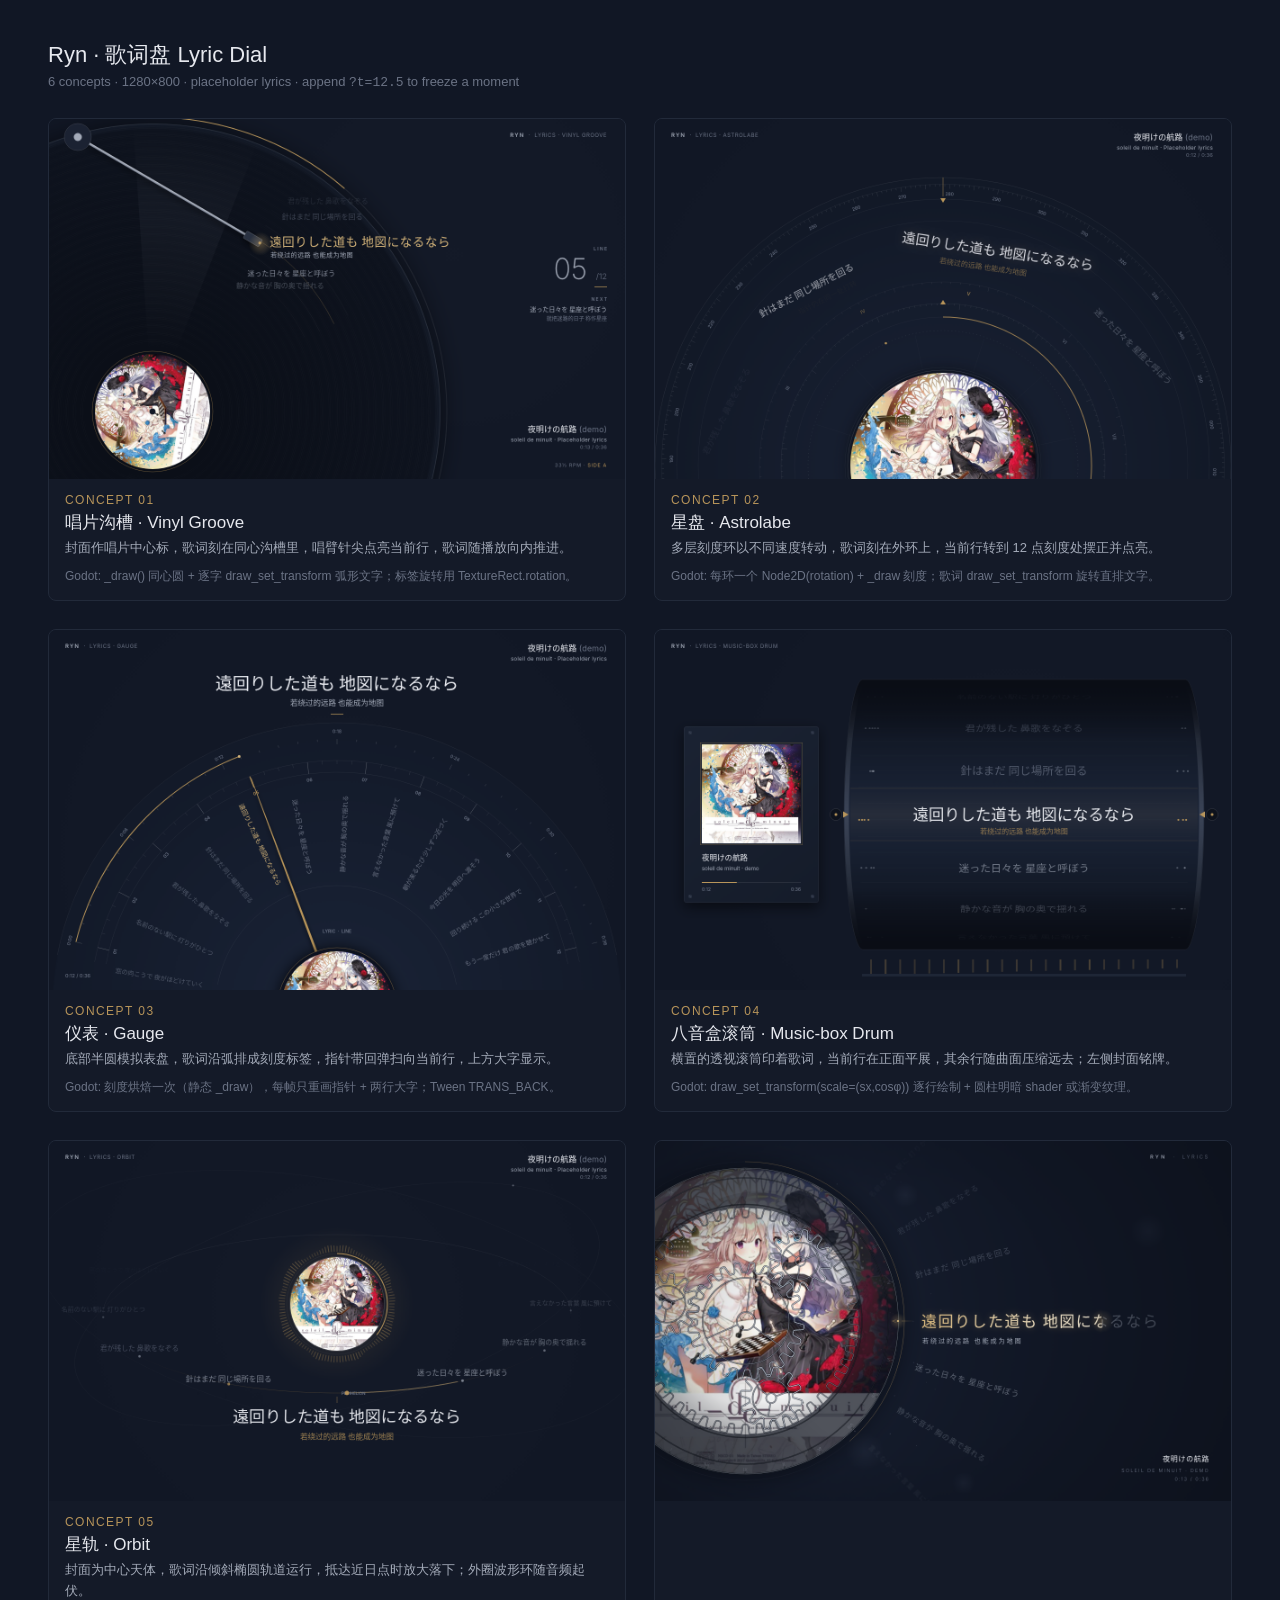
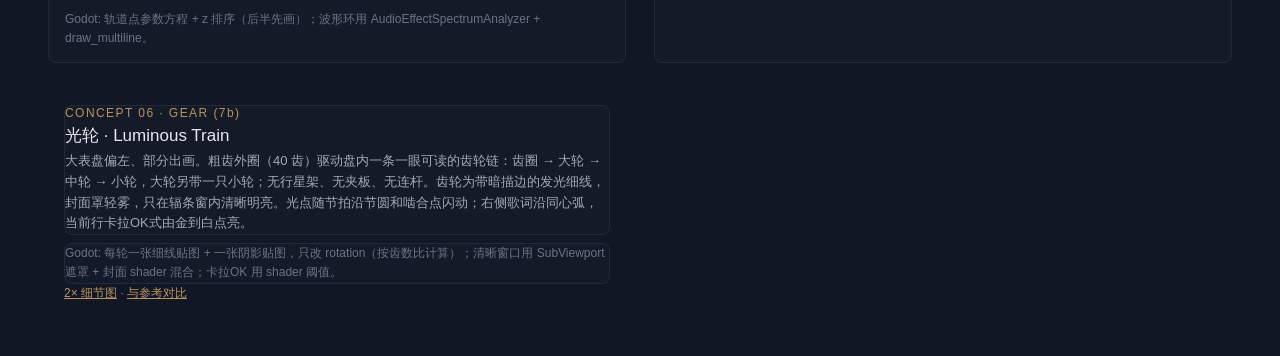
<file: ryn-lyric-dial/index.html>
<!doctype html><html lang="zh"><head><meta charset="utf-8"><title>Ryn · 歌词盘 Lyric Dial concepts</title>
<style>
body{margin:0;background:#111725;color:#e6e8ee;font-family:Inter,"Noto Sans CJK SC",sans-serif;padding:40px 48px}
h1{font-weight:500;font-size:22px;margin:0 0 4px}p.sub{color:#6b7385;font-size:13px;margin:0 0 28px}
.grid{display:grid;grid-template-columns:repeat(auto-fill,minmax(520px,1fr));gap:28px}
a.card{display:block;text-decoration:none;color:inherit;background:#141a28;border:1px solid #222a3a;border-radius:8px;overflow:hidden;transition:border-color .2s}
a.card:hover{border-color:#b8955a}
a.card img{display:block;width:100%;aspect-ratio:16/10;object-fit:cover}
.meta{padding:14px 16px}.meta .n{color:#b8955a;font-size:12px;letter-spacing:.12em}.meta .t{font-size:17px;margin:4px 0}.meta .d{color:#a3aab8;font-size:13px;line-height:1.6}
.meta .g{color:#6b7385;font-size:12px;margin-top:8px;line-height:1.6}
</style></head><body>
<h1>Ryn · 歌词盘 Lyric Dial</h1>
<p class="sub">6 concepts · 1280×800 · placeholder lyrics · append <code>?t=12.5</code> to freeze a moment</p>
<div class="grid">
<a class="card" href="concept-1/index.html"><img src="shots/1.png"><div class="meta"><div class="n">CONCEPT 01</div><div class="t">唱片沟槽 · Vinyl Groove</div><div class="d">封面作唱片中心标，歌词刻在同心沟槽里，唱臂针尖点亮当前行，歌词随播放向内推进。</div><div class="g">Godot: _draw() 同心圆 + 逐字 draw_set_transform 弧形文字；标签旋转用 TextureRect.rotation。</div></div></a>
<a class="card" href="concept-2/index.html"><img src="shots/2.png"><div class="meta"><div class="n">CONCEPT 02</div><div class="t">星盘 · Astrolabe</div><div class="d">多层刻度环以不同速度转动，歌词刻在外环上，当前行转到 12 点刻度处摆正并点亮。</div><div class="g">Godot: 每环一个 Node2D(rotation) + _draw 刻度；歌词 draw_set_transform 旋转直排文字。</div></div></a>
<a class="card" href="concept-3/index.html"><img src="shots/3.png"><div class="meta"><div class="n">CONCEPT 03</div><div class="t">仪表 · Gauge</div><div class="d">底部半圆模拟表盘，歌词沿弧排成刻度标签，指针带回弹扫向当前行，上方大字显示。</div><div class="g">Godot: 刻度烘焙一次（静态 _draw），每帧只重画指针 + 两行大字；Tween TRANS_BACK。</div></div></a>
<a class="card" href="concept-4/index.html"><img src="shots/4.png"><div class="meta"><div class="n">CONCEPT 04</div><div class="t">八音盒滚筒 · Music-box Drum</div><div class="d">横置的透视滚筒印着歌词，当前行在正面平展，其余行随曲面压缩远去；左侧封面铭牌。</div><div class="g">Godot: draw_set_transform(scale=(sx,cosφ)) 逐行绘制 + 圆柱明暗 shader 或渐变纹理。</div></div></a>
<a class="card" href="concept-5/index.html"><img src="shots/5.png"><div class="meta"><div class="n">CONCEPT 05</div><div class="t">星轨 · Orbit</div><div class="d">封面为中心天体，歌词沿倾斜椭圆轨道运行，抵达近日点时放大落下；外圈波形环随音频起伏。</div><div class="g">Godot: 轨道点参数方程 + z 排序（后半先画）；波形环用 AudioEffectSpectrumAnalyzer + draw_multiline。</div></div></a>
<a class="card" href="concept-7b/index.html"><img src="shots/7b.png"><div class="meta"><div class="n">CONCEPT 06 · GEAR (7b)</div><div class="t">光轮 · Luminous Train</div><div class="d">大表盘偏左、部分出画。粗齿外圈（40 齿）驱动盘内一条一眼可读的齿轮链：齿圈 → 大轮 → 中轮 → 小轮，大轮另带一只小轮；无行星架、无夹板、无连杆。齿轮为带暗描边的发光细线，封面罩轻雾，只在辐条窗内清晰明亮。光点随节拍沿节圆和啮合点闪动；右侧歌词沿同心弧，当前行卡拉OK式由金到白点亮。</div><div class="g">Godot: 每轮一张细线贴图 + 一张阴影贴图，只改 rotation（按齿数比计算）；清晰窗口用 SubViewport 遮罩 + 封面 shader 混合；卡拉OK 用 shader 阈值。<a href="shots/7b-detail.png" style="color:#b8955a">2× 细节图</a> · <a href="shots/7b-vs-ref.png" style="color:#b8955a">与参考对比</a></div></div></a>
</div></body></html>
</file>
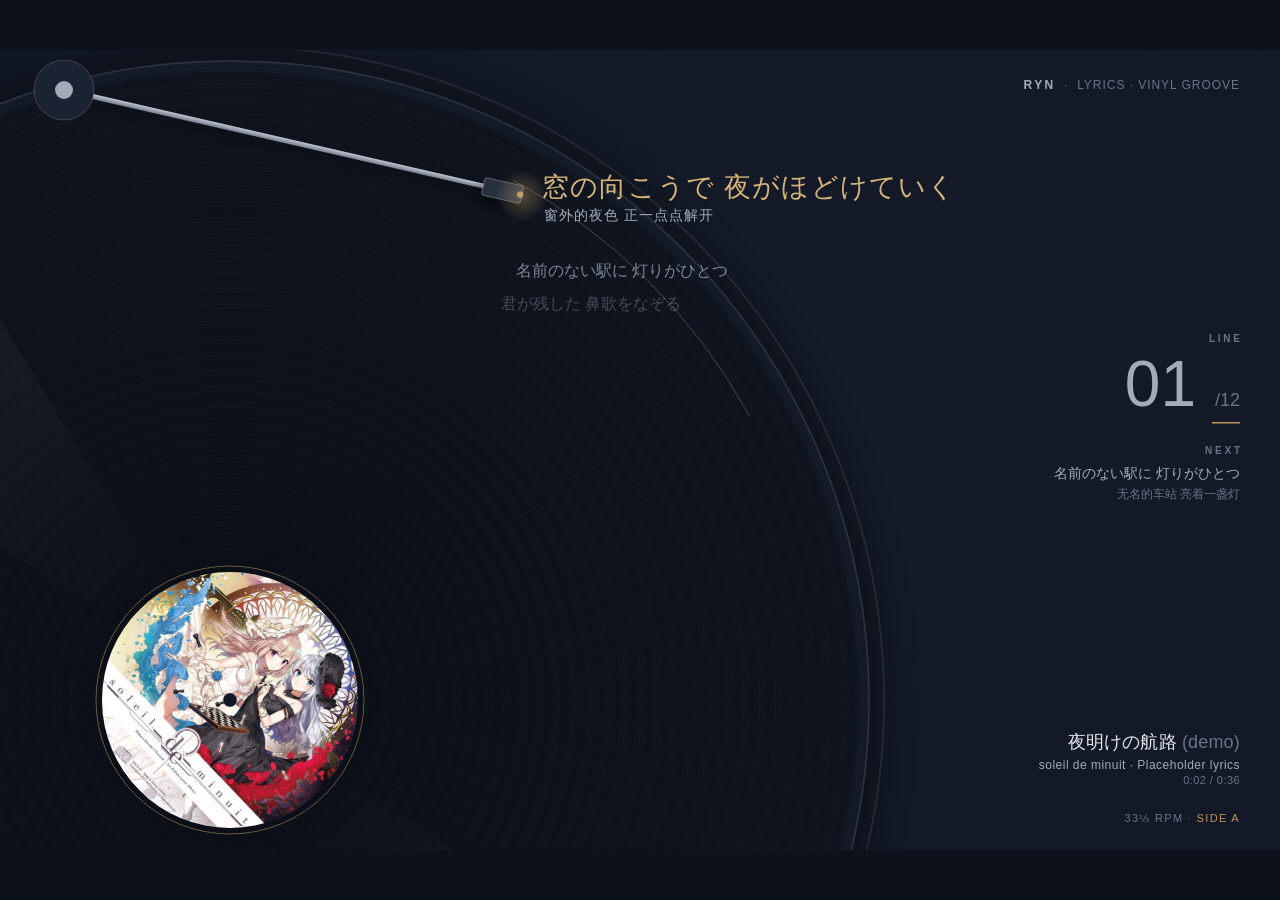
<file: ryn-lyric-dial/concept-1/index.html>
<!doctype html><html lang="ja"><head><meta charset="utf-8"><title>Ryn · 唱片沟槽 Vinyl Groove</title>
<link rel="stylesheet" href="../assets/common.css"></head><body>
<div id="stage">
  <div class="hud" style="left:auto;right:40px;text-align:right"><b>RYN</b> &nbsp;·&nbsp; Lyrics · Vinyl Groove</div>
  <div class="track" style="right:40px;bottom:64px;text-align:right">
    <div class="t">夜明けの航路 <span style="color:#6b7385;font-weight:400">(demo)</span></div>
    <div class="a">soleil de minuit · Placeholder lyrics</div>
    <div class="m" id="time"></div>
  </div>
  <div class="foot" style="left:auto;right:40px">33⅓ RPM · <span>Side A</span></div>
</div>
<script src="../assets/common.js"></script>
<script>
const CX = 230, CY = 650, R = 640, LABEL = 128;
const PIV = {x: 64, y: 40}, ARM = 470;             // tonearm pivot + length (fixed)
const R_OUT = 610, R_IN = 178, RETURN = 1.0;       // lead-in groove → run-out groove near the label
const rAt = tt => lerp(R_OUT, R_IN, clamp(tt / SONG_DUR));          // needle radius at song time tt
const grooveR = i => rAt((i + .5) * LINE_DUR);                       // line i's groove = needle radius mid-line
const easeInOutSine = x => -(Math.cos(Math.PI * x) - 1) / 2;
function tipAt(r) {   // where the arm's arc (around PIV, radius ARM) crosses groove radius r (right-hand solution)
  const dx = CX - PIV.x, dy = CY - PIV.y, d = Math.hypot(dx, dy), a = (ARM * ARM - r * r + d * d) / (2 * d), h = Math.sqrt(Math.max(0, ARM * ARM - a * a));
  return {x: PIV.x + a * dx / d + h * dy / d, y: PIV.y + a * dy / d - h * dx / d};
}
boot(({ctx, cover}, t, s) => {
  bgFill(ctx, 900, 300, 1100);
  const rot = t * 0.35;               // slow visual spin

  // record body
  ctx.save();
  ctx.shadowColor = 'rgba(0,0,0,.55)'; ctx.shadowBlur = 60;
  ctx.beginPath(); ctx.arc(CX, CY, R, 0, Math.PI * 2);
  const g = ctx.createRadialGradient(CX, CY, LABEL, CX, CY, R);
  g.addColorStop(0, '#0b0f18'); g.addColorStop(.97, '#0e131e'); g.addColorStop(1, '#161d2b');
  ctx.fillStyle = g; ctx.fill(); ctx.restore();
  // fine grooves
  ctx.lineWidth = 1;
  for (let r = LABEL + 18; r < R - 6; r += 3.2) {
    ctx.strokeStyle = `rgba(255,255,255,${0.018 + 0.012 * Math.sin(r * .37)})`;
    ctx.beginPath(); ctx.arc(CX, CY, r, 0, Math.PI * 2); ctx.stroke();
  }
  // rotating sheen (two opposite soft wedges)
  for (const off of [0, Math.PI]) {
    ctx.save(); ctx.beginPath(); ctx.moveTo(CX, CY);
    ctx.arc(CX, CY, R - 4, rot + off - .22, rot + off + .22); ctx.closePath(); ctx.clip();
    const sg = ctx.createRadialGradient(CX, CY, LABEL, CX, CY, R);
    sg.addColorStop(0, 'rgba(255,255,255,0)'); sg.addColorStop(.6, 'rgba(200,210,235,.045)'); sg.addColorStop(1, 'rgba(255,255,255,0)');
    ctx.fillStyle = sg; ctx.fillRect(CX - R, CY - R, R * 2, R * 2); ctx.restore();
  }
  // rim
  ctx.strokeStyle = 'rgba(255,255,255,.10)'; ctx.lineWidth = 1.5;
  ctx.beginPath(); ctx.arc(CX, CY, R - 1, 0, Math.PI * 2); ctx.stroke();

  // label = cover
  drawCover(ctx, cover, CX, CY, LABEL, rot);
  ctx.strokeStyle = 'rgba(184,149,90,.55)'; ctx.lineWidth = 1;
  ctx.beginPath(); ctx.arc(CX, CY, LABEL + 6, 0, Math.PI * 2); ctx.stroke();
  ctx.fillStyle = C.bg; ctx.beginPath(); ctx.arc(CX, CY, 7, 0, Math.PI * 2); ctx.fill();
  ctx.strokeStyle = 'rgba(255,255,255,.25)'; ctx.stroke();

  // ── needle tracks the song: outer groove at 0:00 → inner groove near the label at the end (continuous)
  const sT = s.song;
  let rN = rAt(sT);
  if (sT < RETURN) rN = lerp(R_IN, rAt(sT), easeInOutSine(sT / RETURN));   // arm glides back out when the song loops
  const tip = tipAt(rN);
  // continuous line position (no wrap inside the song): p ∈ [-1, N-1]
  const pLin = (s.idx === 0 && s.p > N - 1.5) ? s.p - N : s.p;

  // lyric lines: line i lives on groove r_i = needle radius at the middle of its time slot
  ctx.textBaseline = 'alphabetic'; ctx.textAlign = 'left';
  for (let i = 0; i < N; i++) {
    const d = i - pLin; if (d < -2.7 || d > 2.7) continue;
    const f = focus(d), e = f * f * (3 - 2 * f);
    const ri = grooveR(i);
    // the groove itself (true radius), short arc running on from the arm
    const ga = Math.atan2(tipAt(ri).y - CY, tipAt(ri).x - CX);
    ctx.lineWidth = 1; ctx.strokeStyle = f > 0.01 ? `rgba(184,149,90,${0.4 * f})` : `rgba(255,255,255,${0.05 * clamp(1 - (Math.abs(d) - 1.5) / 1.5)})`;
    ctx.beginPath(); ctx.arc(CX, CY, ri, ga - .02, ga + .55); ctx.stroke();
    // text sits on the arm's sweep at its groove; neighbours ease apart a little to give the current line air
    const push = d > 0 ? -50 * clamp(d) : 26 * clamp(-d);
    const P = tipAt(ri + push);
    const size = lerp(16, 27, e);
    const fade = clamp(1 - (Math.abs(d) - 1.4) / 1.2);
    ctx.font = `${f > .5 ? 500 : 400} ${size}px ${FONT_JA}`; ctx.letterSpacing = `${(e * 1.2).toFixed(2)}px`;
    const base = d > 0 ? C.sec : C.muted;
    ctx.fillStyle = f > 0.01 ? mixColor(base, C.goldHi, f) : base;
    ctx.globalAlpha = clamp(fade * (d < 0 ? .5 : .75) + f * .5);
    const tx = P.x + 18, ty = P.y + size * .36;
    ctx.fillText(LYRICS[i].ja, tx, ty);
    if (f > 0.02) { ctx.globalAlpha = f * f; ctx.letterSpacing = '1px'; ctx.font = `400 14px ${FONT_ZH}`; ctx.fillStyle = C.sec; ctx.fillText(LYRICS[i].zh, tx + 2, ty + 24); }
    ctx.globalAlpha = 1; ctx.letterSpacing = '0px';
  }

  // tonearm: fixed pivot, fixed length; its angle follows the needle radius
  const wob = Math.sin(t * 2.1) * 0.0025;
  const ang = Math.atan2(tip.y - PIV.y, tip.x - PIV.x) + wob, len = ARM;
  ctx.save(); ctx.translate(PIV.x, PIV.y); ctx.rotate(ang);
  ctx.shadowColor = 'rgba(0,0,0,.6)'; ctx.shadowBlur = 14; ctx.shadowOffsetY = 6;
  const ag = ctx.createLinearGradient(0, -3, 0, 3); ag.addColorStop(0, '#c9ced8'); ag.addColorStop(1, '#6b7385');
  ctx.fillStyle = ag; ctx.fillRect(0, -2.5, len - 34, 5);
  // headshell
  ctx.fillStyle = '#2a3242'; ctx.strokeStyle = 'rgba(255,255,255,.28)'; ctx.lineWidth = 1;
  ctx.beginPath(); ctx.roundRect(len - 40, -9, 40, 18, 3); ctx.fill(); ctx.stroke();
  ctx.shadowColor = 'transparent';
  ctx.fillStyle = C.gold; ctx.beginPath(); ctx.arc(len - 2, 0, 3.2, 0, Math.PI * 2); ctx.fill();
  ctx.restore();
  // pivot
  ctx.fillStyle = '#1b2232'; ctx.strokeStyle = 'rgba(255,255,255,.18)';
  ctx.beginPath(); ctx.arc(PIV.x, PIV.y, 30, 0, Math.PI * 2); ctx.fill(); ctx.stroke();
  ctx.fillStyle = '#a3aab8'; ctx.beginPath(); ctx.arc(PIV.x, PIV.y, 9, 0, Math.PI * 2); ctx.fill();
  // needle glow on groove
  const gl = ctx.createRadialGradient(tip.x, tip.y, 0, tip.x, tip.y, 26);
  gl.addColorStop(0, 'rgba(212,180,122,.35)'); gl.addColorStop(1, 'rgba(212,180,122,0)');
  ctx.fillStyle = gl; ctx.beginPath(); ctx.arc(tip.x, tip.y, 26, 0, Math.PI * 2); ctx.fill();

  // right column: line counter + next line
  ctx.textAlign = 'right'; ctx.textBaseline = 'alphabetic';
  ctx.font = `600 10px ${FONT_UI}`; ctx.fillStyle = C.muted; ctx.fillText('L I N E', 1240, 292);
  ctx.font = `200 64px ${FONT_UI}`; ctx.fillStyle = C.sec; ctx.fillText(String(s.idx + 1).padStart(2, '0'), 1196, 356);
  ctx.font = `300 18px ${FONT_UI}`; ctx.fillStyle = C.muted; ctx.fillText('/' + N, 1240, 356);
  ctx.fillStyle = C.gold; ctx.fillRect(1212, 372, 28, 1.5);
  ctx.font = `600 10px ${FONT_UI}`; ctx.fillStyle = C.muted; ctx.fillText('N E X T', 1240, 404);
  ctx.font = `400 14px ${FONT_JA}`; ctx.fillStyle = C.sec; ctx.fillText(LYRICS[(s.idx + 1) % N].ja, 1240, 428);
  ctx.font = `400 12px ${FONT_ZH}`; ctx.fillStyle = C.muted; ctx.fillText(LYRICS[(s.idx + 1) % N].zh, 1240, 448);
  ctx.textAlign = 'left';
  // progress: thin arc along record rim
  ctx.strokeStyle = 'rgba(255,255,255,.08)'; ctx.lineWidth = 2;
  ctx.beginPath(); ctx.arc(CX, CY, R + 14, -Math.PI / 2 - .05, .35); ctx.stroke();
  ctx.strokeStyle = C.gold;
  ctx.beginPath(); ctx.arc(CX, CY, R + 14, -Math.PI / 2 - .05, -Math.PI / 2 - .05 + (.4 + Math.PI / 2) * s.progress); ctx.stroke();
}, {trans: 1.1});
function mixColor(a, b, k) {
  const pa = parseInt(a.slice(1), 16), pb = parseInt(b.slice(1), 16);
  const ch = sh => Math.round(lerp(pa >> sh & 255, pb >> sh & 255, k));
  return `rgb(${ch(16)},${ch(8)},${ch(0)})`;
}
</script></body></html>
</file>
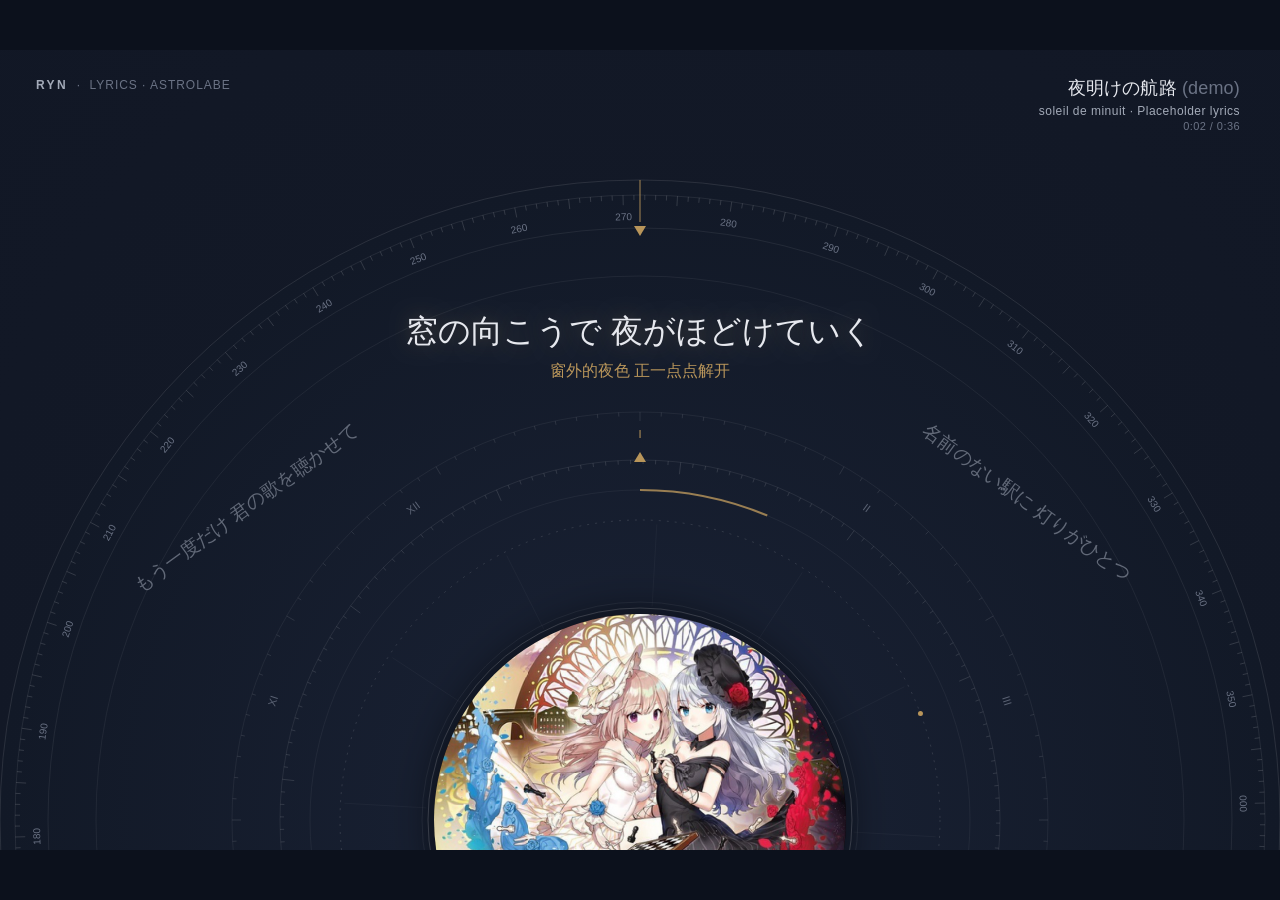
<file: ryn-lyric-dial/concept-2/index.html>
<!doctype html><html lang="ja"><head><meta charset="utf-8"><title>Ryn · 星盘 Astrolabe</title>
<link rel="stylesheet" href="../assets/common.css"></head><body>
<div id="stage">
  <div class="hud"><b>RYN</b> &nbsp;·&nbsp; Lyrics · Astrolabe</div>
  <div class="track" style="right:40px;top:26px;text-align:right">
    <div class="t">夜明けの航路 <span style="color:#6b7385;font-weight:400">(demo)</span></div>
    <div class="a">soleil de minuit · Placeholder lyrics</div>
    <div class="m" id="time"></div>
  </div>
</div>
<script src="../assets/common.js"></script>
<script>
const CX = 640, CY = 770, RL = 478, STEP = 36 * Math.PI / 180, TAU = Math.PI * 2;
const ROMAN = ['I','II','III','IV','V','VI','VII','VIII','IX','X','XI','XII'];
function ring(ctx, r, w = 1, a = .09) { ctx.lineWidth = w; ctx.strokeStyle = `rgba(255,255,255,${a})`; ctx.beginPath(); ctx.arc(CX, CY, r, 0, TAU); ctx.stroke(); }
function ticks(ctx, r, n, len, rot, a, majorEvery = 0, majorLen = 0, gold = false) {
  ctx.beginPath();
  for (let i = 0; i < n; i++) {
    const ang = rot + i / n * TAU, L = majorEvery && i % majorEvery === 0 ? majorLen : len;
    const c = Math.cos(ang), s = Math.sin(ang);
    ctx.moveTo(CX + c * r, CY + s * r); ctx.lineTo(CX + c * (r - L), CY + s * (r - L));
  }
  ctx.strokeStyle = gold ? `rgba(184,149,90,${a})` : `rgba(255,255,255,${a})`; ctx.lineWidth = 1; ctx.stroke();
}
boot(({ctx, cover}, t, s) => {
  bgFill(ctx, CX, CY - 200, 1000);
  // plate
  const pg = ctx.createRadialGradient(CX, CY, 150, CX, CY, 640);
  pg.addColorStop(0, '#182032'); pg.addColorStop(1, '#121927');
  ctx.fillStyle = pg; ctx.beginPath(); ctx.arc(CX, CY, 640, 0, TAU); ctx.fill();

  // outer limb: degree scale, slow drift
  const r0 = 625, rotA = -t * 0.012;
  ring(ctx, 640, 1, .10); ring(ctx, r0, 1, .08);
  ticks(ctx, r0, 360, 5, rotA, .14, 5, 10);
  ctx.font = `500 10px ${FONT_UI}`; ctx.fillStyle = C.muted; ctx.textAlign = 'center';
  for (let i = 0; i < 36; i++) {
    const ang = rotA + i / 36 * TAU; ctx.save(); ctx.translate(CX + Math.cos(ang) * (r0 - 22), CY + Math.sin(ang) * (r0 - 22)); ctx.rotate(ang + Math.PI / 2);
    ctx.fillText(String(i * 10).padStart(3, '0'), 0, 3); ctx.restore();
  }
  ring(ctx, 592, 1, .07);

  // lyric band (the rete) — rotates with lyric position
  const rete = -s.p * STEP;
  ring(ctx, RL + 66, 1, .06); ring(ctx, RL - 70, 1, .06);
  ticks(ctx, RL - 70, 120, 4, rete, .10, 10, 9);
  // roman numerals for each line, riding with the rete
  ctx.font = `500 11px ${FONT_UI}`;
  for (let i = 0; i < N; i++) {
    const d = rel(i, s.p), ang = -Math.PI / 2 + d * STEP;
    if (Math.abs(d) > 2.8) continue;
    const f = focus(d);
    ctx.save(); ctx.translate(CX + Math.cos(ang) * (RL - 92), CY + Math.sin(ang) * (RL - 92)); ctx.rotate(ang + Math.PI / 2);
    ctx.fillStyle = f > .02 ? rgba(C.gold, .5 + .5 * f) : rgba(C.muted, .8); ctx.fillText(ROMAN[i], 0, 4); ctx.restore();
  }

  // mid ring: fine scale, rotates the other way
  const rotB = t * 0.05;
  ring(ctx, 360, 1, .08); ticks(ctx, 360, 180, 4, rotB, .12, 15, 12);
  ring(ctx, 330, 1, .05);
  // inner dashed ring with gold marker, faster
  const rotC = -t * 0.16;
  ctx.setLineDash([2, 6]); ring(ctx, 300, 1, .12); ctx.setLineDash([]);
  ctx.fillStyle = C.gold; ctx.beginPath(); ctx.arc(CX + Math.cos(rotC) * 300, CY + Math.sin(rotC) * 300, 2.5, 0, TAU); ctx.fill();
  // song progress arc on ring 330
  ctx.strokeStyle = rgba(C.gold, .8); ctx.lineWidth = 2;
  ctx.beginPath(); ctx.arc(CX, CY, 330, -Math.PI / 2, -Math.PI / 2 + TAU * s.progress); ctx.stroke();
  // radial hairlines
  ctx.strokeStyle = 'rgba(255,255,255,.035)'; ctx.lineWidth = 1; ctx.beginPath();
  for (let i = 0; i < 12; i++) { const a = rotB * .5 + i / 12 * TAU; ctx.moveTo(CX + Math.cos(a) * 214, CY + Math.sin(a) * 214); ctx.lineTo(CX + Math.cos(a) * 296, CY + Math.sin(a) * 296); }
  ctx.stroke();

  // cover (mater)
  ctx.save(); ctx.shadowColor = 'rgba(0,0,0,.6)'; ctx.shadowBlur = 40; ctx.fillStyle = '#000';
  ctx.beginPath(); ctx.arc(CX, CY, 206, 0, TAU); ctx.fill(); ctx.restore();
  drawCover(ctx, cover, CX, CY, 206, 0);
  ring(ctx, 212, 1, .16); ring(ctx, 218, 1, .06);

  // index mark at 12 o'clock
  const top = CY - RL;
  ctx.strokeStyle = rgba(C.gold, .9); ctx.lineWidth = 1;
  ctx.beginPath(); ctx.moveTo(CX, CY - 640); ctx.lineTo(CX, CY - 598); ctx.stroke();
  ctx.fillStyle = C.gold; ctx.beginPath(); ctx.moveTo(CX - 6, CY - 594); ctx.lineTo(CX + 6, CY - 594); ctx.lineTo(CX, CY - 584); ctx.closePath(); ctx.fill();
  ctx.beginPath(); ctx.moveTo(CX - 6, CY - 358); ctx.lineTo(CX + 6, CY - 358); ctx.lineTo(CX, CY - 368); ctx.closePath(); ctx.fill();

  // engraved lyric lines on the rete
  for (let i = 0; i < N; i++) {
    const d = rel(i, s.p);
    if (Math.abs(d) > 2.6) continue;
    const f = focus(d), ang = -Math.PI / 2 + d * STEP;
    const size = lerp(19, 32, f * f * (3 - 2 * f));
    ctx.font = `${f > .6 ? 500 : 400} ${size}px ${FONT_JA}`;
    const w = ctx.measureText(LYRICS[i].ja).width;
    const anchor = -0.5 + 0.5 * clamp(d, -1, 1);      // centre at top, start/end away from it
    const alpha = f > 0 ? lerp(.55, 1, f) : clamp(.55 - (Math.abs(d) - 1) * .6, 0, .55);
    ctx.save(); ctx.translate(CX + Math.cos(ang) * RL, CY + Math.sin(ang) * RL); ctx.rotate(ang + Math.PI / 2);
    ctx.textAlign = 'left'; ctx.textBaseline = 'alphabetic';
    ctx.globalAlpha = alpha; ctx.fillStyle = f > .02 ? C.text : C.sec;
    if (f > .5) { ctx.shadowColor = rgba(C.gold, .35 * f); ctx.shadowBlur = 18; }
    ctx.fillText(LYRICS[i].ja, anchor * w, 0);
    ctx.shadowBlur = 0;
    if (f > .02) {
      ctx.globalAlpha = f * f; ctx.font = `400 16px ${FONT_ZH}`; ctx.fillStyle = C.gold;
      const w2 = ctx.measureText(LYRICS[i].zh).width;
      ctx.fillText(LYRICS[i].zh, anchor * w2, 34);
    }
    ctx.restore();
  }
  ctx.globalAlpha = 1; ctx.textAlign = 'left';
});
</script></body></html>
</file>
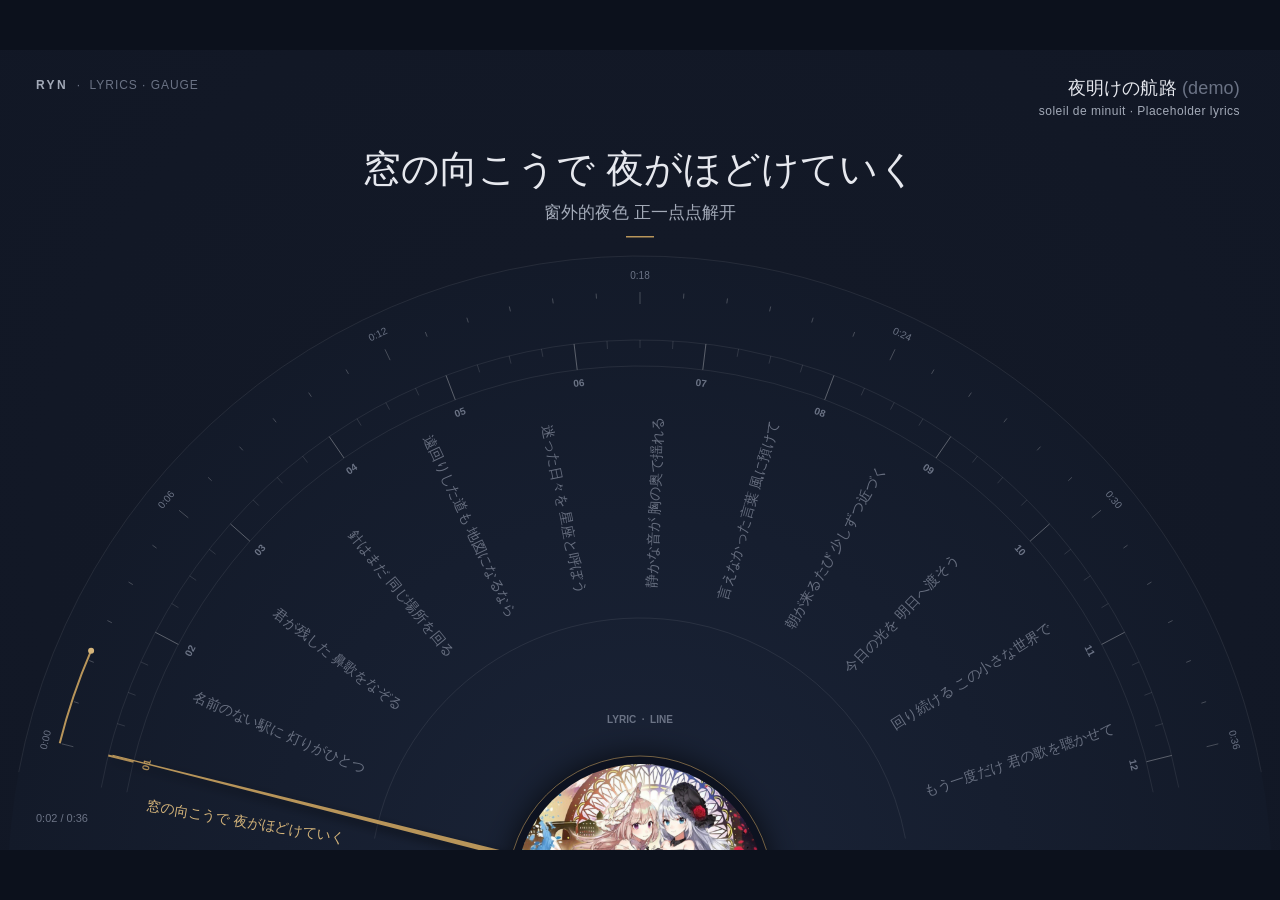
<file: ryn-lyric-dial/concept-3/index.html>
<!doctype html><html lang="ja"><head><meta charset="utf-8"><title>Ryn · 仪表 Gauge</title>
<link rel="stylesheet" href="../assets/common.css"></head><body>
<div id="stage">
  <div class="hud"><b>RYN</b> &nbsp;·&nbsp; Lyrics · Gauge</div>
  <div class="track" style="right:40px;top:26px;text-align:right">
    <div class="t">夜明けの航路 <span style="color:#6b7385;font-weight:400">(demo)</span></div>
    <div class="a">soleil de minuit · Placeholder lyrics</div>
  </div>
</div>
<script src="../assets/common.js"></script>
<script>
const CX = 640, CY = 838, TAU = Math.PI * 2, D2R = Math.PI / 180;
const A0 = -166 * D2R, A1 = -14 * D2R;
const angOf = x => A0 + (A1 - A0) * x / (N - 1);
const R_RIM = 548, R_LAB = 300, R_PROG = 596;
const P = (r, a) => [CX + Math.cos(a) * r, CY + Math.sin(a) * r];
boot(({ctx, cover}, t, s) => {
  bgFill(ctx, CX, 500, 900);
  // needle position: linear between real indices (so the last->first line sweeps back), with a meter-like overshoot
  const prev = mod(s.idx - 1, N);
  const kb = easeOutBack(clamp(s.local / 1.0), 1.15);
  const ki = easeInOutCubic(clamp(s.local / 0.8));
  const needleX = lerp(prev, s.idx, kb) + Math.sin(t * 23) * .02 * fakeLevel(t);

  // dial face
  const fg = ctx.createRadialGradient(CX, CY, 100, CX, CY, R_PROG + 40);
  fg.addColorStop(0, '#192235'); fg.addColorStop(1, '#131a29');
  ctx.fillStyle = fg; ctx.beginPath(); ctx.arc(CX, CY, R_PROG + 36, Math.PI, TAU); ctx.fill();
  ctx.strokeStyle = 'rgba(255,255,255,.08)'; ctx.lineWidth = 1;
  for (const r of [R_PROG + 36, R_RIM, R_RIM - 26, 270]) { ctx.beginPath(); ctx.arc(CX, CY, r, A0 - .06, A1 + .06); ctx.stroke(); }

  // progress scale (song time)
  const dur = SONG_DUR;
  ctx.beginPath();
  for (let sec = 0; sec <= dur; sec++) {
    const a = A0 + (A1 - A0) * sec / dur, major = sec % 6 === 0, L = major ? 12 : 5;
    const [x1, y1] = P(R_PROG, a), [x2, y2] = P(R_PROG - L, a); ctx.moveTo(x1, y1); ctx.lineTo(x2, y2);
  }
  ctx.strokeStyle = 'rgba(255,255,255,.22)'; ctx.stroke();
  ctx.font = `500 10px ${FONT_UI}`; ctx.fillStyle = C.muted; ctx.textAlign = 'center'; ctx.textBaseline = 'middle';
  for (let sec = 0; sec <= dur; sec += 6) {
    const a = A0 + (A1 - A0) * sec / dur, [x, y] = P(R_PROG + 16, a);
    ctx.save(); ctx.translate(x, y); ctx.rotate(a + Math.PI / 2); ctx.fillText(fmtTime(sec), 0, 0); ctx.restore();
  }
  const pa = A0 + (A1 - A0) * s.progress;
  ctx.strokeStyle = C.gold; ctx.lineWidth = 2; ctx.beginPath(); ctx.arc(CX, CY, R_PROG + 2, A0, pa); ctx.stroke();
  { const [x, y] = P(R_PROG + 2, pa); ctx.fillStyle = C.goldHi; ctx.beginPath(); ctx.arc(x, y, 3, 0, TAU); ctx.fill(); }

  // line ticks on the rim
  for (let i = 0; i < N; i++) {
    const a = angOf(i), f = clamp(1 - Math.abs(i - needleX));
    const [x1, y1] = P(R_RIM, a), [x2, y2] = P(R_RIM - 26, a);
    ctx.strokeStyle = f > .02 ? rgba(C.gold, .4 + .6 * f) : 'rgba(255,255,255,.3)'; ctx.lineWidth = f > .5 ? 2 : 1;
    ctx.beginPath(); ctx.moveTo(x1, y1); ctx.lineTo(x2, y2); ctx.stroke();
    // minor ticks between
    if (i < N - 1) for (let m = 1; m < 4; m++) {
      const am = angOf(i + m / 4), [a1, b1] = P(R_RIM, am), [a2, b2] = P(R_RIM - 8, am);
      ctx.strokeStyle = 'rgba(255,255,255,.12)'; ctx.lineWidth = 1; ctx.beginPath(); ctx.moveTo(a1, b1); ctx.lineTo(a2, b2); ctx.stroke();
    }
    // number at rim
    const [nx, ny] = P(R_RIM - 40, a);
    ctx.font = `600 10px ${FONT_UI}`; ctx.fillStyle = f > .02 ? rgba(C.gold, .5 + .5 * f) : C.muted;
    ctx.save(); ctx.translate(nx, ny); ctx.rotate(a + Math.PI / 2); ctx.fillText(String(i + 1).padStart(2, '0'), 0, 0); ctx.restore();
  }

  // scale labels: each lyric line, radial, beside its tick
  ctx.textBaseline = 'middle';
  for (let i = 0; i < N; i++) {
    const a = angOf(i) - 4.6 * D2R, f = clamp(1 - Math.abs(i - (lerp(prev, s.idx, ki))));
    const [x, y] = P(R_LAB, a);
    ctx.font = `${f > .5 ? 500 : 400} 14px ${FONT_JA}`;
    ctx.fillStyle = f > .02 ? (f > .5 ? C.goldHi : C.sec) : (i < s.idx ? C.muted : '#8a92a3');
    ctx.globalAlpha = f > .02 ? .6 + .4 * f : .7;
    ctx.save(); ctx.translate(x, y);
    if (Math.cos(a) < 0) { ctx.rotate(a + Math.PI); ctx.textAlign = 'right'; } else { ctx.rotate(a); ctx.textAlign = 'left'; }
    ctx.fillText(LYRICS[i].ja, 0, 0); ctx.restore();
  }
  ctx.globalAlpha = 1;

  // needle
  const na = angOf(needleX);
  ctx.save(); ctx.translate(CX, CY); ctx.rotate(na);
  ctx.shadowColor = 'rgba(0,0,0,.6)'; ctx.shadowBlur = 10; ctx.shadowOffsetY = 4;
  ctx.fillStyle = C.gold;
  ctx.beginPath(); ctx.moveTo(-30, -3.5); ctx.lineTo(R_RIM - 4, -.6); ctx.lineTo(R_RIM - 4, .6); ctx.lineTo(-30, 3.5); ctx.closePath(); ctx.fill();
  ctx.restore();
  // hub = cover
  ctx.save(); ctx.shadowColor = 'rgba(0,0,0,.7)'; ctx.shadowBlur = 30; ctx.fillStyle = '#0d1220';
  ctx.beginPath(); ctx.arc(CX, CY, 132, 0, TAU); ctx.fill(); ctx.restore();
  drawCover(ctx, cover, CX, CY, 124, 0);
  ctx.strokeStyle = rgba(C.gold, .6); ctx.lineWidth = 1; ctx.beginPath(); ctx.arc(CX, CY, 132, 0, TAU); ctx.stroke();
  // little VU legend
  ctx.font = `600 10px ${FONT_UI}`; ctx.fillStyle = C.muted; ctx.textAlign = 'center';
  ctx.fillText('LYRIC  ·  LINE', CX, CY - 168);

  // big current line above the dial (cross-fade + rise)
  const cur = LYRICS[s.idx], old = LYRICS[prev];
  const drawBig = (L, a, dy) => {
    ctx.globalAlpha = a; ctx.textAlign = 'center'; ctx.textBaseline = 'alphabetic';
    ctx.font = `500 38px ${FONT_JA}`; ctx.fillStyle = C.text; ctx.fillText(L.ja, CX, 132 + dy);
    ctx.font = `400 17px ${FONT_ZH}`; ctx.fillStyle = C.sec; ctx.fillText(L.zh, CX, 168 + dy);
  };
  drawBig(old, Math.pow(1 - ki, 3), -22 * ki);
  drawBig(cur, ki, 14 * (1 - ki));
  ctx.globalAlpha = 1;
  ctx.fillStyle = C.gold; ctx.fillRect(CX - 14, 186, 28, 1.5);
  ctx.font = `500 11px ${FONT_UI}`; ctx.fillStyle = C.muted; ctx.textAlign = 'left';
  ctx.fillText(fmtTime(s.song) + ' / ' + fmtTime(SONG_DUR), 36, 772);
});
</script></body></html>
</file>
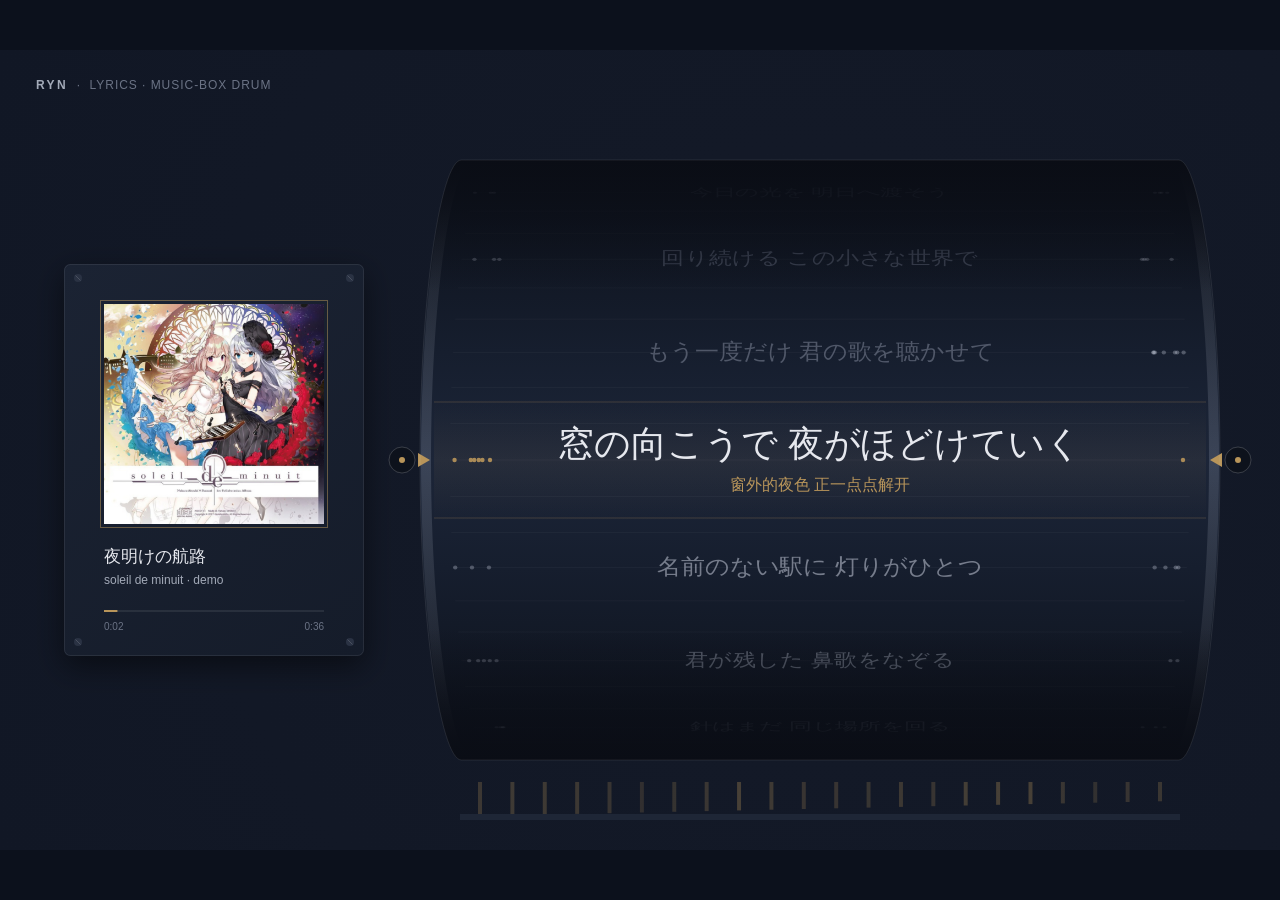
<file: ryn-lyric-dial/concept-4/index.html>
<!doctype html><html lang="ja"><head><meta charset="utf-8"><title>Ryn · 滚筒 Drum</title>
<link rel="stylesheet" href="../assets/common.css"></head><body>
<div id="stage">
  <div class="hud"><b>RYN</b> &nbsp;·&nbsp; Lyrics · Music-box Drum</div>
</div>
<script src="../assets/common.js"></script>
<script>
const DX0 = 420, DX1 = 1220, DCX = (DX0 + DX1) / 2, CY = 410, R = 300, STEP = 21 * Math.PI / 180, F = 2600, TAU = Math.PI * 2;
// fixed pseudo-random pin layout per line
const sxOf = ph => F / (F + R * (1 - Math.cos(ph)));
function barrel(ctx) {
  ctx.beginPath(); const H = (DX1 - DX0) / 2;
  for (let a = -Math.PI / 2; a <= Math.PI / 2 + 1e-6; a += Math.PI / 60) ctx.lineTo(DCX + H * sxOf(a), CY + R * Math.sin(a));
  for (let a = Math.PI / 2; a >= -Math.PI / 2 - 1e-6; a -= Math.PI / 60) ctx.lineTo(DCX - H * sxOf(a), CY + R * Math.sin(a));
  ctx.closePath();
}
const PINS = LYRICS.map((_, i) => Array.from({length: 7}, (_, k) => ((Math.sin(i * 12.9898 + k * 78.233) * 43758.5453) % 1 + 1) % 1));
boot(({ctx, cover}, t, s) => {
  bgFill(ctx, 800, 400, 900);
  // ---- cover plate (left)
  const PX = 64, PY = 214, PW = 300, PH = 392;
  const pg = ctx.createLinearGradient(PX, PY, PX + PW, PY + PH);
  pg.addColorStop(0, '#1b2333'); pg.addColorStop(1, '#151c2a');
  ctx.save(); ctx.shadowColor = 'rgba(0,0,0,.5)'; ctx.shadowBlur = 30; ctx.shadowOffsetY = 10;
  ctx.fillStyle = pg; ctx.beginPath(); ctx.roundRect(PX, PY, PW, PH, 6); ctx.fill(); ctx.restore();
  ctx.strokeStyle = 'rgba(255,255,255,.08)'; ctx.lineWidth = 1; ctx.beginPath(); ctx.roundRect(PX + .5, PY + .5, PW - 1, PH - 1, 6); ctx.stroke();
  for (const [x, y] of [[PX + 14, PY + 14], [PX + PW - 14, PY + 14], [PX + 14, PY + PH - 14], [PX + PW - 14, PY + PH - 14]]) {
    ctx.fillStyle = '#2a3243'; ctx.beginPath(); ctx.arc(x, y, 4, 0, TAU); ctx.fill();
    ctx.strokeStyle = 'rgba(255,255,255,.15)'; ctx.beginPath(); ctx.moveTo(x - 2.5, y - 2.5); ctx.lineTo(x + 2.5, y + 2.5); ctx.stroke();
  }
  if (cover) ctx.drawImage(cover, PX + 40, PY + 40, 220, 220);
  ctx.strokeStyle = 'rgba(184,149,90,.5)'; ctx.strokeRect(PX + 36.5, PY + 36.5, 227, 227);
  ctx.textAlign = 'left'; ctx.textBaseline = 'alphabetic';
  ctx.font = `500 17px ${FONT_JA}`; ctx.fillStyle = C.text; ctx.fillText('夜明けの航路', PX + 40, PY + 298);
  ctx.font = `400 12px ${FONT_UI}`; ctx.fillStyle = C.sec; ctx.fillText('soleil de minuit · demo', PX + 40, PY + 320);
  // progress
  ctx.fillStyle = 'rgba(255,255,255,.08)'; ctx.fillRect(PX + 40, PY + 346, 220, 2);
  ctx.fillStyle = C.gold; ctx.fillRect(PX + 40, PY + 346, 220 * s.progress, 2);
  ctx.font = `500 10px ${FONT_UI}`; ctx.fillStyle = C.muted; ctx.fillText(fmtTime(s.song), PX + 40, PY + 366);
  ctx.textAlign = 'right'; ctx.fillText(fmtTime(SONG_DUR), PX + 260, PY + 366);

  // ---- drum body
  const rot = s.p * STEP;
  const body = ctx.createLinearGradient(0, CY - R, 0, CY + R);
  body.addColorStop(0, '#0c1019'); body.addColorStop(.32, '#161e2e'); body.addColorStop(.5, '#1c2538'); body.addColorStop(.68, '#161e2e'); body.addColorStop(1, '#0c1019');
  ctx.fillStyle = body; barrel(ctx); ctx.fill();
  // ribs that roll with the drum
  for (let k = -40; k <= 40; k++) {
    const ph = k * STEP / 3 - mod(rot, STEP / 3); if (Math.abs(ph) > Math.PI / 2) continue;
    const y = CY + R * Math.sin(ph), c = Math.cos(ph), sx = F / (F + R * (1 - c));
    const half = (DX1 - DX0) / 2 * sx;
    ctx.strokeStyle = `rgba(255,255,255,${.035 * c})`; ctx.lineWidth = 1;
    ctx.beginPath(); ctx.moveTo(DCX - half + 30, y); ctx.lineTo(DCX + half - 30, y); ctx.stroke();
  }
  // end caps (bevel) + axle hubs
  for (const side of [-1, 1]) {
    const x = side < 0 ? DX0 : DX1;
    const cg = ctx.createLinearGradient(0, CY - R, 0, CY + R);
    cg.addColorStop(0, 'rgba(255,255,255,0)'); cg.addColorStop(.5, 'rgba(200,210,230,.18)'); cg.addColorStop(1, 'rgba(255,255,255,0)');
    ctx.strokeStyle = cg; ctx.lineWidth = 10; ctx.beginPath();
    for (let a = -Math.PI / 2; a <= Math.PI / 2 + 1e-6; a += Math.PI / 60) { const xx = DCX + side * ((DX1 - DX0) / 2 * sxOf(a) - 6); const yy = CY + R * Math.sin(a); a === -Math.PI / 2 ? ctx.moveTo(xx, yy) : ctx.lineTo(xx, yy); }
    ctx.stroke(); ctx.lineWidth = 1;
    ctx.fillStyle = '#0d121c'; ctx.beginPath(); ctx.arc(x + side * 18, CY, 13, 0, TAU); ctx.fill();
    ctx.strokeStyle = 'rgba(255,255,255,.18)'; ctx.stroke();
    ctx.fillStyle = C.gold; ctx.beginPath(); ctx.arc(x + side * 18, CY, 3, 0, TAU); ctx.fill();
  }
  // front reading window
  const wg = ctx.createLinearGradient(0, CY - 62, 0, CY + 62);
  wg.addColorStop(0, 'rgba(184,149,90,0)'); wg.addColorStop(.5, 'rgba(184,149,90,.07)'); wg.addColorStop(1, 'rgba(184,149,90,0)');
  ctx.fillStyle = wg; ctx.fillRect(DX0 + 14, CY - 62, DX1 - DX0 - 28, 124);
  ctx.strokeStyle = 'rgba(184,149,90,.25)'; ctx.lineWidth = 1;
  for (const y of [CY - 58, CY + 58]) { ctx.beginPath(); ctx.moveTo(DX0 + 14, y); ctx.lineTo(DX1 - 14, y); ctx.stroke(); }
  // index pointers
  ctx.fillStyle = C.gold;
  ctx.beginPath(); ctx.moveTo(DX0 - 2, CY - 7); ctx.lineTo(DX0 + 10, CY); ctx.lineTo(DX0 - 2, CY + 7); ctx.fill();
  ctx.beginPath(); ctx.moveTo(DX1 + 2, CY - 7); ctx.lineTo(DX1 - 10, CY); ctx.lineTo(DX1 + 2, CY + 7); ctx.fill();

  // ---- printed lines
  ctx.save(); barrel(ctx); ctx.clip();
  ctx.textAlign = 'center'; ctx.textBaseline = 'middle';
  const printAt = (ph, str, font, color, alpha) => {
    if (Math.abs(ph) > 1.45) return;
    const c = Math.cos(ph), y = CY + R * Math.sin(ph), sx = F / (F + R * (1 - c));
    ctx.save(); ctx.translate(DCX, y); ctx.scale(sx, c); ctx.globalAlpha = alpha * Math.pow(c, 1.5);
    ctx.font = font; ctx.fillStyle = color; ctx.fillText(str, 0, 0); ctx.restore();
  };
  for (let i = 0; i < N; i++) {
    const d = rel(i, s.p), ph = d * STEP, f = focus(d);
    if (Math.abs(ph) > 1.5) continue;
    const size = lerp(24, 36, f);
    printAt(ph - (f > .02 ? .045 * f : 0), LYRICS[i].ja, `${f > .5 ? 500 : 400} ${size}px ${FONT_JA}`, f > .5 ? C.text : (d > 0 ? C.sec : C.muted), lerp(.75, 1, f));
    if (f > .02) printAt(ph + .085, LYRICS[i].zh, `400 16px ${FONT_ZH}`, C.gold, f * f);
    // music-box pins along the row
    const c = Math.cos(ph), y = CY + R * Math.sin(ph) - (f > .02 ? 0 : 0), sx = F / (F + R * (1 - c));
    for (const u of PINS[i]) {
      const x = DCX + (u < .5 ? -1 : 1) * (330 + 40 * ((u * 7) % 1)) * sx;
      ctx.fillStyle = f > .3 ? rgba(C.gold, .9 * c) : `rgba(200,206,220,${.35 * c})`;
      ctx.beginPath(); ctx.ellipse(x, y, 2.2 * sx, 2.2 * c, 0, 0, TAU); ctx.fill();
    }
  }
  ctx.restore();
  // shading over the curvature
  const sh = ctx.createLinearGradient(0, CY - R, 0, CY + R);
  sh.addColorStop(0, 'rgba(10,13,21,.95)'); sh.addColorStop(.22, 'rgba(10,13,21,.0)'); sh.addColorStop(.78, 'rgba(10,13,21,.0)'); sh.addColorStop(1, 'rgba(10,13,21,.95)');
  ctx.fillStyle = sh; barrel(ctx); ctx.fill();
  ctx.strokeStyle = 'rgba(255,255,255,.09)'; barrel(ctx); ctx.stroke();
  // comb teeth under the drum (music box)
  for (let k = 0; k < 22; k++) {
    const x = DX0 + 60 + k * ((DX1 - DX0 - 120) / 21), L = 34 - k * .7, lv = fakeBand(t, k / 22);
    ctx.fillStyle = `rgba(184,149,90,${.18 + .5 * lv * lv})`;
    ctx.fillRect(x - 2, CY + R + 22, 4, L);
  }
  ctx.fillStyle = '#1e2636'; ctx.fillRect(DX0 + 40, CY + R + 54, DX1 - DX0 - 80, 6);
}, {trans: 1.0});
</script></body></html>
</file>
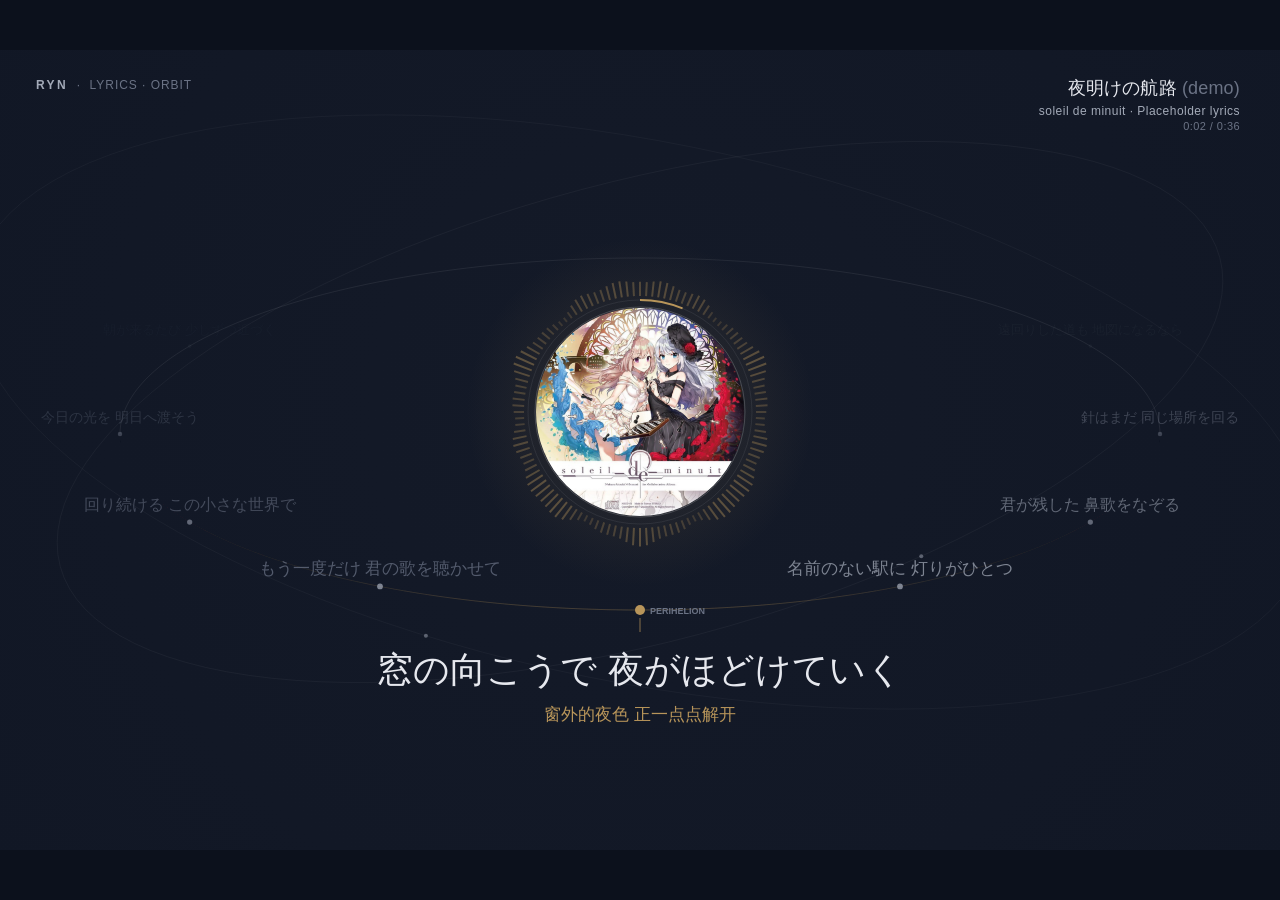
<file: ryn-lyric-dial/concept-5/index.html>
<!doctype html><html lang="ja"><head><meta charset="utf-8"><title>Ryn · 星轨 Orbit</title>
<link rel="stylesheet" href="../assets/common.css"></head><body>
<div id="stage">
  <div class="hud"><b>RYN</b> &nbsp;·&nbsp; Lyrics · Orbit</div>
  <div class="track" style="right:40px;top:26px;text-align:right">
    <div class="t">夜明けの航路 <span style="color:#6b7385;font-weight:400">(demo)</span></div>
    <div class="a">soleil de minuit · Placeholder lyrics</div>
    <div class="m" id="time"></div>
  </div>
</div>
<script src="../assets/common.js"></script>
<script>
const CX = 640, CY = 362, BODY = 104, OX = 640, OY = 384, RX = 520, RY = 176, STEP = 30 * Math.PI / 180, TAU = Math.PI * 2;
const PERI = {x: OX, y: OY + RY};
const orbitPt = th => ({x: OX + RX * Math.sin(th), y: OY + RY * Math.cos(th), z: Math.cos(th)});
function orbitPath(ctx, a0, a1, rx = RX, ry = RY, ox = OX, oy = OY, tilt = 0) {
  ctx.beginPath();
  for (let a = a0; a <= a1 + 1e-6; a += (a1 - a0) / 120) {
    const x = rx * Math.sin(a), y = ry * Math.cos(a);
    const X = ox + x * Math.cos(tilt) - y * Math.sin(tilt), Y = oy + x * Math.sin(tilt) + y * Math.cos(tilt);
    a === a0 ? ctx.moveTo(X, Y) : ctx.lineTo(X, Y);
  }
}
boot(({ctx, cover}, t, s) => {
  bgFill(ctx, CX, CY, 800);
  // decorative inclined orbits with small moons
  const decos = [[600, 230, -0.26, .045, 0.18], [680, 270, 0.2, .035, -0.11]];
  for (const [rx, ry, tilt, a, sp] of decos) {
    ctx.strokeStyle = `rgba(255,255,255,${a})`; ctx.lineWidth = 1;
    orbitPath(ctx, 0, TAU, rx, ry, CX, CY, tilt); ctx.stroke();
    const m = t * sp, x = rx * Math.sin(m), y = ry * Math.cos(m);
    ctx.fillStyle = 'rgba(163,170,184,.5)'; ctx.beginPath();
    ctx.arc(CX + x * Math.cos(tilt) - y * Math.sin(tilt), CY + x * Math.sin(tilt) + y * Math.cos(tilt), 2, 0, TAU); ctx.fill();
  }
  // main orbit: back half (behind body)
  ctx.strokeStyle = 'rgba(255,255,255,.07)'; orbitPath(ctx, Math.PI / 2, Math.PI * 1.5); ctx.stroke();

  // lyric bodies
  const items = [];
  for (let i = 0; i < N; i++) { const d = rel(i, s.p), th = d * STEP; items.push({i, d, th, ...orbitPt(th)}); }
  const drawItem = it => {
    const f = focus(it.d), depth = (it.z + 1) / 2;
    const alpha = f > 0 ? lerp(.7, 1, f) : clamp(depth * 1.25 - .25) * .8;
    if (alpha < .02) return;
    const fs = lerp(lerp(11, 17, depth), 36, f * f * (3 - 2 * f));
    // planet dot on the orbit
    ctx.globalAlpha = alpha;
    ctx.fillStyle = f > .05 ? C.gold : C.sec;
    ctx.beginPath(); ctx.arc(it.x, it.y, lerp(1.5, 3, depth) + f * 2, 0, TAU); ctx.fill();
    // label hangs from the dot; at perihelion it drops below and enlarges
    ctx.textAlign = 'center'; ctx.textBaseline = 'alphabetic';
    ctx.font = `${f > .6 ? 500 : 400} ${fs}px ${FONT_JA}`;
    ctx.fillStyle = f > .05 ? (f > .6 ? C.text : C.sec) : (it.d > 0 ? C.sec : C.muted);
    const ly = it.y + lerp(-12, 72, f);
    ctx.fillText(LYRICS[it.i].ja, it.x, ly);
    if (f > .02) {
      ctx.globalAlpha = f * f; ctx.font = `400 17px ${FONT_ZH}`; ctx.fillStyle = C.gold;
      ctx.fillText(LYRICS[it.i].zh, it.x, ly + 38);
    }
    ctx.globalAlpha = 1;
  };
  items.filter(it => it.z < 0).forEach(drawItem);

  // central body: cover + waveform ring
  const n = 120;
  for (let k = 0; k < n; k++) {
    const a = k / n * TAU - Math.PI / 2, v = fakeBand(t, (k < n / 2 ? k : n - k) / (n / 2));
    const r0 = BODY + 12, r1 = r0 + 4 + v * 26;
    ctx.strokeStyle = `rgba(184,149,90,${.18 + .4 * v})`; ctx.lineWidth = 2;
    ctx.beginPath(); ctx.moveTo(CX + Math.cos(a) * r0, CY + Math.sin(a) * r0); ctx.lineTo(CX + Math.cos(a) * r1, CY + Math.sin(a) * r1); ctx.stroke();
  }
  const glow = ctx.createRadialGradient(CX, CY, BODY * .8, CX, CY, BODY + 70);
  glow.addColorStop(0, 'rgba(184,149,90,.10)'); glow.addColorStop(1, 'rgba(184,149,90,0)');
  ctx.fillStyle = glow; ctx.beginPath(); ctx.arc(CX, CY, BODY + 70, 0, TAU); ctx.fill();
  drawCover(ctx, cover, CX, CY, BODY, 0);
  ctx.strokeStyle = 'rgba(255,255,255,.18)'; ctx.lineWidth = 1; ctx.beginPath(); ctx.arc(CX, CY, BODY + 1, 0, TAU); ctx.stroke();
  // progress ring
  ctx.strokeStyle = 'rgba(255,255,255,.07)'; ctx.beginPath(); ctx.arc(CX, CY, BODY + 8, 0, TAU); ctx.stroke();
  ctx.strokeStyle = C.gold; ctx.lineWidth = 2; ctx.beginPath(); ctx.arc(CX, CY, BODY + 8, -Math.PI / 2, -Math.PI / 2 + TAU * s.progress); ctx.stroke();

  // main orbit: front half, brightening toward perihelion
  for (let k = 0; k < 60; k++) {
    const a0 = -Math.PI / 2 + k / 60 * Math.PI, a1 = a0 + Math.PI / 60, c = Math.cos((a0 + a1) / 2);
    ctx.strokeStyle = `rgba(184,149,90,${.06 + .3 * Math.pow(c, 6)})`; ctx.lineWidth = 1;
    orbitPath(ctx, a0, a1); ctx.stroke();
  }
  // comet trail of the arriving line
  const cur = items.find(it => it.i === s.idx);
  if (cur && Math.abs(cur.th) > .001) {
    const a0 = Math.min(cur.th, cur.th + .5 * Math.sign(cur.th)), a1 = Math.max(cur.th, cur.th + .5 * Math.sign(cur.th));
    ctx.strokeStyle = rgba(C.goldHi, .5); ctx.lineWidth = 2; orbitPath(ctx, a0, a1); ctx.stroke();
  }
  // perihelion marker
  ctx.strokeStyle = rgba(C.gold, .7); ctx.lineWidth = 1;
  ctx.beginPath(); ctx.moveTo(PERI.x, PERI.y + 8); ctx.lineTo(PERI.x, PERI.y + 22); ctx.stroke();
  ctx.font = `600 9px ${FONT_UI}`; ctx.fillStyle = C.muted; ctx.textAlign = 'left';
  ctx.fillText('PERIHELION', PERI.x + 10, PERI.y + 4);
  items.filter(it => it.z >= 0).sort((a, b) => a.z - b.z).forEach(drawItem);
}, {trans: 1.1});
</script></body></html>
</file>
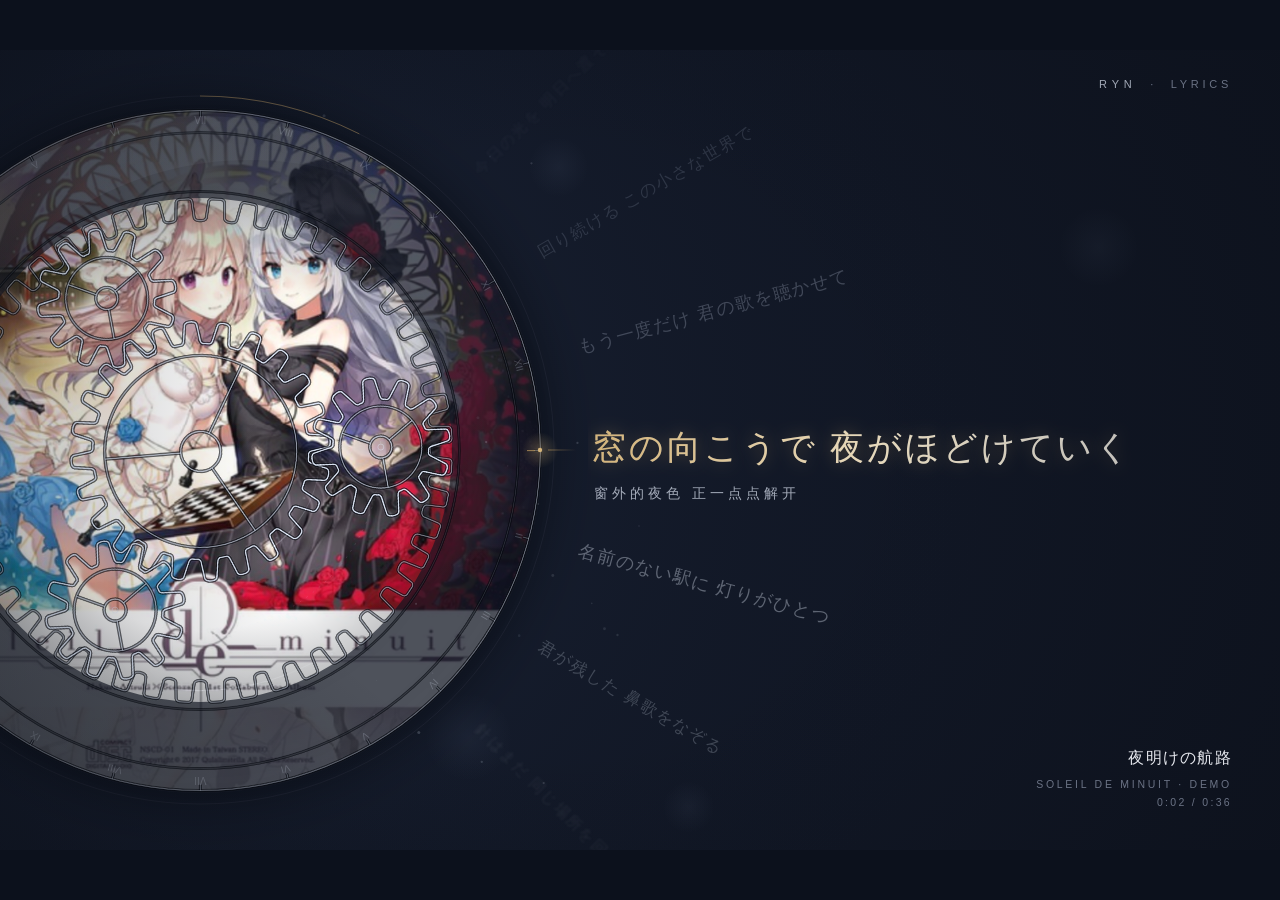
<file: ryn-lyric-dial/concept-7b/index.html>
<!doctype html><html lang="ja"><head><meta charset="utf-8"><title>Ryn · 光轮 II Luminous Planetary</title>
<link rel="stylesheet" href="../assets/common.css">
<style>
.hud{letter-spacing:.34em;font-weight:300;font-size:11px;color:#6b7385}
.hud b{font-weight:500;letter-spacing:.44em;color:#a3aab8}
.track .t{font-weight:300;font-size:16px;letter-spacing:.08em}
.track .a{font-weight:300;font-size:10.5px;letter-spacing:.26em;text-transform:uppercase;color:#6b7385;margin-top:9px}
.track .m{font-weight:300;font-size:10.5px;letter-spacing:.22em;color:#6b7385;margin-top:6px}
</style></head><body>
<div id="stage">
  <div class="hud" style="left:auto;right:48px"><b>RYN</b>&nbsp;&nbsp;·&nbsp;&nbsp;Lyrics</div>
  <div class="track" style="right:48px;bottom:42px;text-align:right">
    <div class="t">夜明けの航路</div>
    <div class="a">soleil de minuit · demo</div>
    <div class="m" id="time"></div>
  </div>
</div>
<script src="../assets/common.js"></script>
<script>
/* Concept 7b — 光轮 II Luminous Planetary
   A true planetary set: the engraved Roman-numeral band (6b style) is the ring gear (48 inner teeth),
   three planets (12) mesh with it and with the central sun (24). Carrier = a dotted hairline only; no arms, no bridges.
   Wheels are luminous hairlines (with a dark under-stroke so they read on bright art);
   the cover is fully clear; the wheels are luminous outlines only (no fill). Ring rotation = lyric arc. */
const TAU = Math.PI * 2, CX = 200, CY = 400;
const MI = 10, ZRI = 48, RRI = MI * ZRI / 2;          // ring internal: pitch R 240
const BAND_I = RRI + 1.2 * MI, BAND_O = 340;          // engraved band (6b style) between the inner-teeth root and Ø 680
const R_COV = BAND_O, R_TXT = 392;
const ROMAN = ['I','II','III','IV','V','VI','VII','VIII','IX','X','XI','XII'];
const STEP = 15 * Math.PI / 180;   // 1 line = 15°: 12 lines = 180° = 24 inner teeth → seamless loop
const SS = 2, INK = '226,234,250';
const smooth = x => x * x * x * (x * (x * 6 - 15) + 10);
const easeInOutSine = x => -(Math.cos(Math.PI * x) - 1) / 2;

// ── generic geometry
function teeth(Z, R, m, internal) {   // bold, rounded tooth outline (points)
  const rT = internal ? R - m : R + m, rR = internal ? R + 1.2 * m : R - 1.2 * m, pitch = TAU / Z, pts = [];
  const hw = r => pitch * .5 * (.56 - .2 * clamp((r - rR) / (rT - rR)));
  for (let k = 0; k < Z; k++) { const a = k * pitch;
    pts.push([a - pitch / 2, rR]);
    for (let i = 0; i <= 3; i++) { const r = lerp(rR, rT, i / 3); pts.push([a - hw(r) * R / r, r]); }
    for (let i = 3; i >= 0; i--) { const r = lerp(rR, rT, i / 3); pts.push([a + hw(r) * R / r, r]); } }
  return chaikin(pts.map(([a, r]) => [Math.cos(a) * r, Math.sin(a) * r]), 2);
}
function chaikin(pts, it) { for (let k = 0; k < it; k++) { const o = []; for (let i = 0; i < pts.length; i++) { const p = pts[i], q = pts[(i + 1) % pts.length]; o.push([.75 * p[0] + .25 * q[0], .75 * p[1] + .25 * q[1]], [.25 * p[0] + .75 * q[0], .25 * p[1] + .75 * q[1]]); } pts = o; } return pts; }
// window between two straight, gently tapered spokes (spoke half-width w0 at hub → w1 at rim)
function windowShape(a0, a1, r0, r1, w0, w1) {
  const P = [], half = r => lerp(w0, w1, (r - r0) / (r1 - r0)), L = r => a0 + half(r) / r, Rr = r => a1 - half(r) / r;
  for (let i = 0; i <= 4; i++) { const r = lerp(r0, r1, i / 4); P.push([Math.cos(L(r)) * r, Math.sin(L(r)) * r]); }
  for (let i = 1; i < 10; i++) { const a = lerp(L(r1), Rr(r1), i / 10); P.push([Math.cos(a) * r1, Math.sin(a) * r1]); }
  for (let i = 4; i >= 0; i--) { const r = lerp(r0, r1, i / 4); P.push([Math.cos(Rr(r)) * r, Math.sin(Rr(r)) * r]); }
  for (let i = 1; i < 6; i++) { const a = lerp(Rr(r0), L(r0), i / 6); P.push([Math.cos(a) * r0, Math.sin(a) * r0]); }
  return chaikin(P, 4);
}
const toPath = (pts, p = new Path2D()) => { pts.forEach(([x, y], i) => i ? p.lineTo(x, y) : p.moveTo(x, y)); p.closePath(); return p; };
const circ = (r, p = new Path2D(), x = 0, y = 0) => { p.moveTo(x + r, y); p.arc(x, y, r, 0, TAU); return p; };

// ── the planetary set: Zr = Zs + 2·Zp (48 = 24 + 2·12), (Zs + Zr)/3 = 24 → three equally spaced planets mesh
const ZS = 24, ZP = 12, NP = 3;
const SUN = {Z: ZS, R: MI * ZS / 2, n: 3, hub: 20}, PLANET = {Z: ZP, R: MI * ZP / 2, n: 3, hub: 11};
const RC = SUN.R + PLANET.R;                                   // carrier radius 180 (= RRI − Rp)
function meshExt(a, b, thA) { const psi = Math.atan2(b.y - a.y, b.x - a.x); return psi + Math.PI - Math.PI / b.Z + (a.Z / b.Z) * (psi - thA); }

// ── bake: line art = dark under-stroke (legibility on bright art) + glow + hairline, weight hierarchy
function bakeWheel(def) {
  const S = def.size, c = document.createElement('canvas'); c.width = c.height = Math.ceil(S * SS); c.size = S;
  const g = c.getContext('2d'); g.scale(SS, SS); g.translate(S / 2, S / 2); g.lineJoin = 'round';
  if (def.frost) { g.fillStyle = `rgba(${INK},${def.frost})`; g.fill(def.body, 'evenodd'); g.globalCompositeOperation = 'destination-out'; g.fillStyle = '#000'; for (const w of def.wins) g.fill(w); g.globalCompositeOperation = 'source-over'; }
  const items = def.lines;   // [path, weight 0..1, dashed]
  for (const [p, k, dash] of items) { if (dash) continue; g.strokeStyle = `rgba(${INK},${.06 * k})`; g.lineWidth = 5; g.stroke(p); }   // faint glow
  g.strokeStyle = 'rgba(6,9,16,.62)'; for (const [p, k, dash] of items) { if (dash) continue; g.lineWidth = 2.8 + k; g.stroke(p); }  // dark under-stroke
  for (const [p, k, dash] of items) { g.setLineDash(dash ? [2, 5] : []); g.strokeStyle = `rgba(${INK},${k})`; g.lineWidth = dash ? .8 : .8 + .5 * k; g.stroke(p); }
  g.setLineDash([]); return c;
}
function wheelDef(w) {
  const m = MI, rRoot = w.R - 1.2 * m, rim = Math.max(7, w.R * .1), out = toPath(teeth(w.Z, w.R, m, false));
  // simple interior: inner rim circle, plain hub, w.n straight thin spokes
  const spokes = new Path2D();
  for (let k = 0; k < w.n; k++) { const a = k * TAU / w.n + Math.PI / 2; spokes.moveTo(Math.cos(a) * w.hub, Math.sin(a) * w.hub); spokes.lineTo(Math.cos(a) * (rRoot - rim), Math.sin(a) * (rRoot - rim)); }
  return {size: 2 * (w.R + m) + 16, wins: [], body: out, frost: 0,
    lines: [[out, .95], [circ(rRoot - rim), .62], [spokes, .7], [circ(w.hub), .72]]};
}
const B = {};
function bake(cover) {
  const S = 2 * R_COV;
  const mk = () => { const c = document.createElement('canvas'); c.width = c.height = S * SS; const g = c.getContext('2d'); g.scale(SS, SS); return [c, g]; };
  { const [c, g] = mk(); g.beginPath(); g.arc(R_COV, R_COV, R_COV, 0, TAU); g.clip();
    // the cover itself, crisp and near full brightness; only a very light vignette toward the rim
    g.filter = 'saturate(1.03) contrast(1.03)'; if (cover) g.drawImage(cover, 0, 0, S, S); g.filter = 'none';
    const vg = g.createRadialGradient(R_COV, R_COV, BAND_I * .72, R_COV, R_COV, BAND_I); vg.addColorStop(0, 'rgba(10,14,22,0)'); vg.addColorStop(1, 'rgba(10,14,22,.22)');
    g.fillStyle = vg; g.fillRect(0, 0, S, S);
    // the engraved band (unchanged): darker so the rim reads as one part
    g.fillStyle = 'rgba(16,21,34,.66)'; g.beginPath(); g.arc(R_COV, R_COV, R_COV, 0, TAU); g.arc(R_COV, R_COV, RRI + 1.2 * MI, 0, TAU, true); g.fill();
    B.veil = c; }
  SUN.def = wheelDef(SUN); B.sun = bakeWheel(SUN.def); PLANET.def = wheelDef(PLANET); B.planet = bakeWheel(PLANET.def);
  { // ring = engraved band (thin concentric rings + one quiet tick per lyric step) with the drive teeth on its inner edge
    const inner = toPath(teeth(ZRI, RRI, MI, true)), ticks = new Path2D();
    for (let k = 0; k < 24; k++) { const a = k * STEP; ticks.moveTo(Math.cos(a) * BAND_O, Math.sin(a) * BAND_O); ticks.lineTo(Math.cos(a) * (BAND_O - 6), Math.sin(a) * (BAND_O - 6)); }
    B.ring = bakeWheel({size: 2 * BAND_O + 16, wins: [],
      lines: [[circ(BAND_O), .42], [inner, .5], [ticks, .3], [circ(BAND_O - 22), .12], [circ(BAND_I + 7), .1]]}); }
  const shadow = c => { const t = document.createElement('canvas'); t.width = t.height = c.width; const g = t.getContext('2d'); g.filter = `blur(${6 * SS}px) brightness(0)`; g.drawImage(c, 0, 0); t.size = c.size; return t; };
  for (const k of ['ring', 'sun', 'planet']) B[k + 'Sh'] = shadow(B[k]);
  B.mask = document.createElement('canvas');
}
function put(ctx, c, x, y, a, alpha = 1) { ctx.save(); ctx.globalAlpha = alpha; ctx.translate(x, y); ctx.rotate(a); ctx.drawImage(c, -c.size / 2, -c.size / 2, c.size, c.size); ctx.restore(); }

const DUST = Array.from({length: 46}, (_, i) => { const h = n => ((Math.sin(i * 127.1 + n * 311.7) * 43758.5453) % 1 + 1) % 1; return {x: h(1), y: h(2), r: .5 + h(3) * 1.1, s: .2 + h(4) * .8, p: h(5) * TAU}; });
const BOKEH = [[560, 120, 30], [470, 690, 44], [690, 760, 26], [1100, 200, 40]];

boot(({ctx, cover}, t, s) => {
  if (!B.veil) bake(cover);
  const dpr = ctx.getTransform().a;
  ctx.fillStyle = C.bg; ctx.fillRect(0, 0, 1280, 800);
  const pool = ctx.createRadialGradient(CX + 60, CY - 20, 60, CX, CY, 800); pool.addColorStop(0, 'rgba(40,52,78,.4)'); pool.addColorStop(1, 'rgba(17,23,37,0)');
  ctx.fillStyle = pool; ctx.fillRect(0, 0, 1280, 800);

  // kinematics
  const thR = -s.p * STEP;
  // planetary kinematics: ring = lyric arc, carrier drifts slowly, sun by Willis (+ phase so all teeth mesh)
  // the ring drives, the sun is nearly held (a very slow creep): the carrier — and the planets with it —
  // visibly orbit the sun, 10° per lyric line (θC = (Zs·θS + Zr·θR)/(Zs + Zr)), gliding with the line easing
  const thS = Math.PI * ZP / ZS - t * .03, thC = (ZS * (thS - Math.PI * ZP / ZS) + ZRI * thR) / (ZS + ZRI);
  const W = [{tex: 'sun', def: SUN.def, x: CX, y: CY, th: thS, d: 1}];
  for (let i = 0; i < NP; i++) { const psi = thC + i * TAU / NP, w = {Z: ZP, x: CX + Math.cos(psi) * RC, y: CY + Math.sin(psi) * RC};
    W.push({tex: 'planet', def: PLANET.def, x: w.x, y: w.y, th: meshExt({x: CX, y: CY, Z: ZS}, w, thS), d: 1.3}); }
  const px = Math.sin(t * .13) * 2, py = Math.cos(t * .11) * 1.5;
  const beat = Math.exp(-mod(t, .5) / .12) * (mod(Math.floor(t / .5), 4) === 0 ? 1 : .55);
  const soft = .5 - .5 * Math.cos(TAU * mod(t, 2) / 2);   // one slow swell per bar
  const dep = {ring: .4};   // parallax depth: ring deepest, planets nearest the glass

  for (const [bx, by, br] of BOKEH) { const g = ctx.createRadialGradient(bx - px * 2, by - py * 2, 0, bx - px * 2, by - py * 2, br); g.addColorStop(0, 'rgba(170,190,230,.05)'); g.addColorStop(1, 'rgba(170,190,230,0)'); ctx.fillStyle = g; ctx.beginPath(); ctx.arc(bx - px * 2, by - py * 2, br, 0, TAU); ctx.fill(); }

  // cover fully clear; gears are outlines only (no fill, no tint, no blur)
  ctx.save(); ctx.shadowColor = 'rgba(0,0,0,.55)'; ctx.shadowBlur = 60; ctx.fillStyle = '#0d121c'; ctx.beginPath(); ctx.arc(CX, CY, R_COV, 0, TAU); ctx.fill(); ctx.restore();
  ctx.drawImage(B.veil, CX - R_COV, CY - R_COV, 2 * R_COV, 2 * R_COV);
  { ctx.save(); ctx.beginPath(); ctx.arc(CX, CY, R_COV, 0, TAU); ctx.clip(); ctx.globalCompositeOperation = 'screen';
    const u = mod(t / 11, 1), x0 = CX - 560 + u * 1120, sw = ctx.createLinearGradient(x0 - 150, CY - 320, x0 + 150, CY + 320);
    sw.addColorStop(0, 'rgba(200,214,240,0)'); sw.addColorStop(.5, 'rgba(200,214,240,.06)'); sw.addColorStop(1, 'rgba(200,214,240,0)');
    ctx.fillStyle = sw; ctx.fillRect(CX - R_COV, CY - R_COV, 2 * R_COV, 2 * R_COV); ctx.restore(); }

  // shadows, then the wheels
  const O = [3, 5];
  put(ctx, B.ringSh, CX + O[0] * .5, CY + O[1] * .5, thR, .06);   // barely-there band shadow; sun/planets cast none
  put(ctx, B.ring, CX + px * dep.ring, CY + py * dep.ring, thR);
  // Roman numerals engraved on the band, riding with the ring (24 slots = two turns of I–XII), current one gold
  ctx.font = `300 10px ${FONT_UI}`; ctx.textAlign = 'center'; ctx.textBaseline = 'middle';
  for (let i = 0; i < N; i++) for (const w of [0, 1]) {
    const d0 = rel(i, s.p), d = w ? d0 + (d0 < 0 ? 12 : -12) : d0, a = d * STEP, f = w ? 0 : focus(d0);
    ctx.save(); ctx.translate(CX + px * dep.ring + Math.cos(a) * (BAND_O - 11), CY + py * dep.ring + Math.sin(a) * (BAND_O - 11)); ctx.rotate(a + Math.PI / 2);
    ctx.fillStyle = f > .02 ? rgba(C.gold, .35 + .5 * f) : `rgba(${INK},.24)`; ctx.fillText(ROMAN[i], 0, 0); ctx.restore(); }
  // carrier: nothing but a dotted hairline through the planet centres
  ctx.save(); ctx.setLineDash([2, 6]); ctx.lineWidth = .7; ctx.strokeStyle = `rgba(${INK},.16)`; ctx.beginPath(); ctx.arc(CX + px * 1.15, CY + py * 1.15, RC, 0, TAU); ctx.stroke(); ctx.restore();
  for (const w of W) put(ctx, B[w.tex], w.x + px * w.d, w.y + py * w.d, w.th);
  for (const w of W.slice(1)) { ctx.strokeStyle = `rgba(${INK},.5)`; ctx.lineWidth = .8; ctx.beginPath(); ctx.arc(w.x + px * w.d, w.y + py * w.d, 3, 0, TAU); ctx.stroke(); }   // planet pins

  // calm light along the pitch circles: a slow, faint glint that only swells a little on the beat
  ctx.save(); ctx.globalCompositeOperation = 'lighter'; ctx.lineCap = 'round';
  const comet = (x, y, r, a, len, al) => { for (let k = 0; k < 6; k++) { ctx.strokeStyle = `rgba(${INK},${al * (1 - k / 6)})`; ctx.lineWidth = 1.2 - k * .12; ctx.beginPath(); ctx.arc(x, y, r, a - (k + 1) * len / 6, a - k * len / 6); ctx.stroke(); } };
  comet(CX + px, CY + py, SUN.R, t * .35, 1.2, .09 + .07 * soft);
  comet(CX + px * .4, CY + py * .4, RRI, -t * .12 + 2, .7, .06 + .05 * soft);
  ctx.restore();

  // glass crescent highlight + rim
  { ctx.save(); ctx.beginPath(); ctx.arc(CX, CY, R_COV - 1, 0, TAU); ctx.clip();
    const hl = ctx.createLinearGradient(CX - 200, CY - 300, CX + 80, CY - 40); hl.addColorStop(0, 'rgba(225,235,255,.09)'); hl.addColorStop(1, 'rgba(225,235,255,0)');
    ctx.fillStyle = hl; ctx.beginPath(); ctx.arc(CX, CY, R_COV - 6, Math.PI * 1.1, Math.PI * 1.7); ctx.arc(CX + 50, CY + 44, R_COV - 6, Math.PI * 1.7, Math.PI * 1.1, true); ctx.fill(); ctx.restore(); }
  // progress: gold hairline just outside the band
  const RP = BAND_O + 14;
  ctx.lineWidth = .7; ctx.strokeStyle = `rgba(${INK},.07)`; ctx.beginPath(); ctx.arc(CX, CY, RP, 0, TAU); ctx.stroke();
  ctx.strokeStyle = rgba(C.gold, .7); ctx.beginPath(); ctx.arc(CX, CY, RP, -Math.PI / 2, -Math.PI / 2 + TAU * s.progress); ctx.stroke();
  // index + connector
  { const ix = CX + BAND_O, g = ctx.createRadialGradient(ix, CY, 0, ix, CY, 18);
    g.addColorStop(0, rgba(C.goldHi, .28)); g.addColorStop(1, rgba(C.goldHi, 0));
    ctx.fillStyle = g; ctx.beginPath(); ctx.arc(ix, CY, 18, 0, TAU); ctx.fill();
    ctx.fillStyle = C.goldHi; ctx.beginPath(); ctx.arc(ix, CY, 2.2, 0, TAU); ctx.fill();
    const lg = ctx.createLinearGradient(ix + 8, 0, CX + R_TXT - 16, 0); lg.addColorStop(0, rgba(C.gold, .8)); lg.addColorStop(1, rgba(C.gold, 0));
    ctx.strokeStyle = lg; ctx.lineWidth = .8; ctx.beginPath(); ctx.moveTo(ix + 8, CY); ctx.lineTo(CX + R_TXT - 16, CY); ctx.stroke(); }
  for (const d of DUST) { const x = 20 + mod(d.x * 620 + t * 4 * d.s, 620), y = 60 + mod(d.y * 680 - t * 6 * d.s, 680);
    const tw = .5 + .5 * Math.sin(t * (.6 + d.s) + d.p); ctx.fillStyle = `rgba(${INK},${.05 + .15 * tw})`; ctx.beginPath(); ctx.arc(x, y, d.r, 0, TAU); ctx.fill(); }

  // lyric arc
  ctx.textBaseline = 'middle'; ctx.textAlign = 'left';
  for (let i = 0; i < N; i++) {
    const d = rel(i, s.p); if (Math.abs(d) > 3.2) continue;
    const f = focus(d), e = smooth(f), a = d * STEP, ad = Math.abs(d);
    const alpha = f > 0 ? lerp(.5, 1, e) : clamp(.52 - (ad - 1) * .2);
    if (alpha <= .01) continue;
    const size = lerp(18 - Math.max(0, ad - 1) * 1.2, 34, e);
    ctx.save(); ctx.translate(CX + Math.cos(a) * R_TXT, CY + Math.sin(a) * R_TXT); ctx.rotate(a);
    if (ad > 1.4) ctx.filter = `blur(${((ad - 1.4) * .7).toFixed(2)}px)`;
    ctx.font = `${e > .5 ? 400 : 300} ${size}px ${FONT_JA}`; ctx.letterSpacing = `${lerp(1.5, 3, e)}px`;
    ctx.globalAlpha = alpha; ctx.fillStyle = d > 0 ? C.sec : C.muted;
    if (f > .02) ctx.fillStyle = `rgba(163,170,184,${lerp(1, .42, e)})`;
    ctx.fillText(LYRICS[i].ja, 0, 0);
    ctx.filter = 'none';
    if (f > .02) {
      // karaoke reveal: gold → white gradient sweeps through the line with a soft glow
      const w = ctx.measureText(LYRICS[i].ja).width, isCur = i === s.idx;
      const prog = isCur ? clamp((s.local - .35) / (LINE_DUR - .7)) : 1;
      const edge = w * easeInOutSine(prog);
      const gr = ctx.createLinearGradient(0, 0, w, 0); gr.addColorStop(0, C.goldHi); gr.addColorStop(.55, '#e9dcc0'); gr.addColorStop(1, '#f3efe6');
      ctx.save(); ctx.beginPath(); ctx.rect(-4, -40, edge + 4, 80); ctx.clip();
      ctx.globalAlpha = e; ctx.shadowColor = rgba(C.gold, .45); ctx.shadowBlur = 16; ctx.fillStyle = gr; ctx.fillText(LYRICS[i].ja, 0, 0);
      ctx.restore();
      if (isCur && prog > 0 && prog < 1) { const hg = ctx.createRadialGradient(edge, 0, 0, edge, 0, 26); hg.addColorStop(0, rgba(C.goldHi, .22 * e)); hg.addColorStop(1, rgba(C.goldHi, 0)); ctx.fillStyle = hg; ctx.globalAlpha = 1; ctx.fillRect(edge - 26, -26, 52, 52); }
      ctx.globalAlpha = e * e; ctx.letterSpacing = '4px'; ctx.font = `300 14px ${FONT_ZH}`; ctx.fillStyle = C.sec; ctx.fillText(LYRICS[i].zh, 2, 44);
    }
    ctx.restore();
  }
  ctx.globalAlpha = 1; ctx.letterSpacing = '0px'; ctx.filter = 'none';

  // vignette
  const vg = ctx.createRadialGradient(560, 400, 300, 640, 400, 940); vg.addColorStop(0, 'rgba(8,11,18,0)'); vg.addColorStop(1, 'rgba(8,11,18,.55)');
  ctx.fillStyle = vg; ctx.fillRect(0, 0, 1280, 800);
}, {trans: 1.8, ease: easeInOutSine});
</script></body></html>
</file>
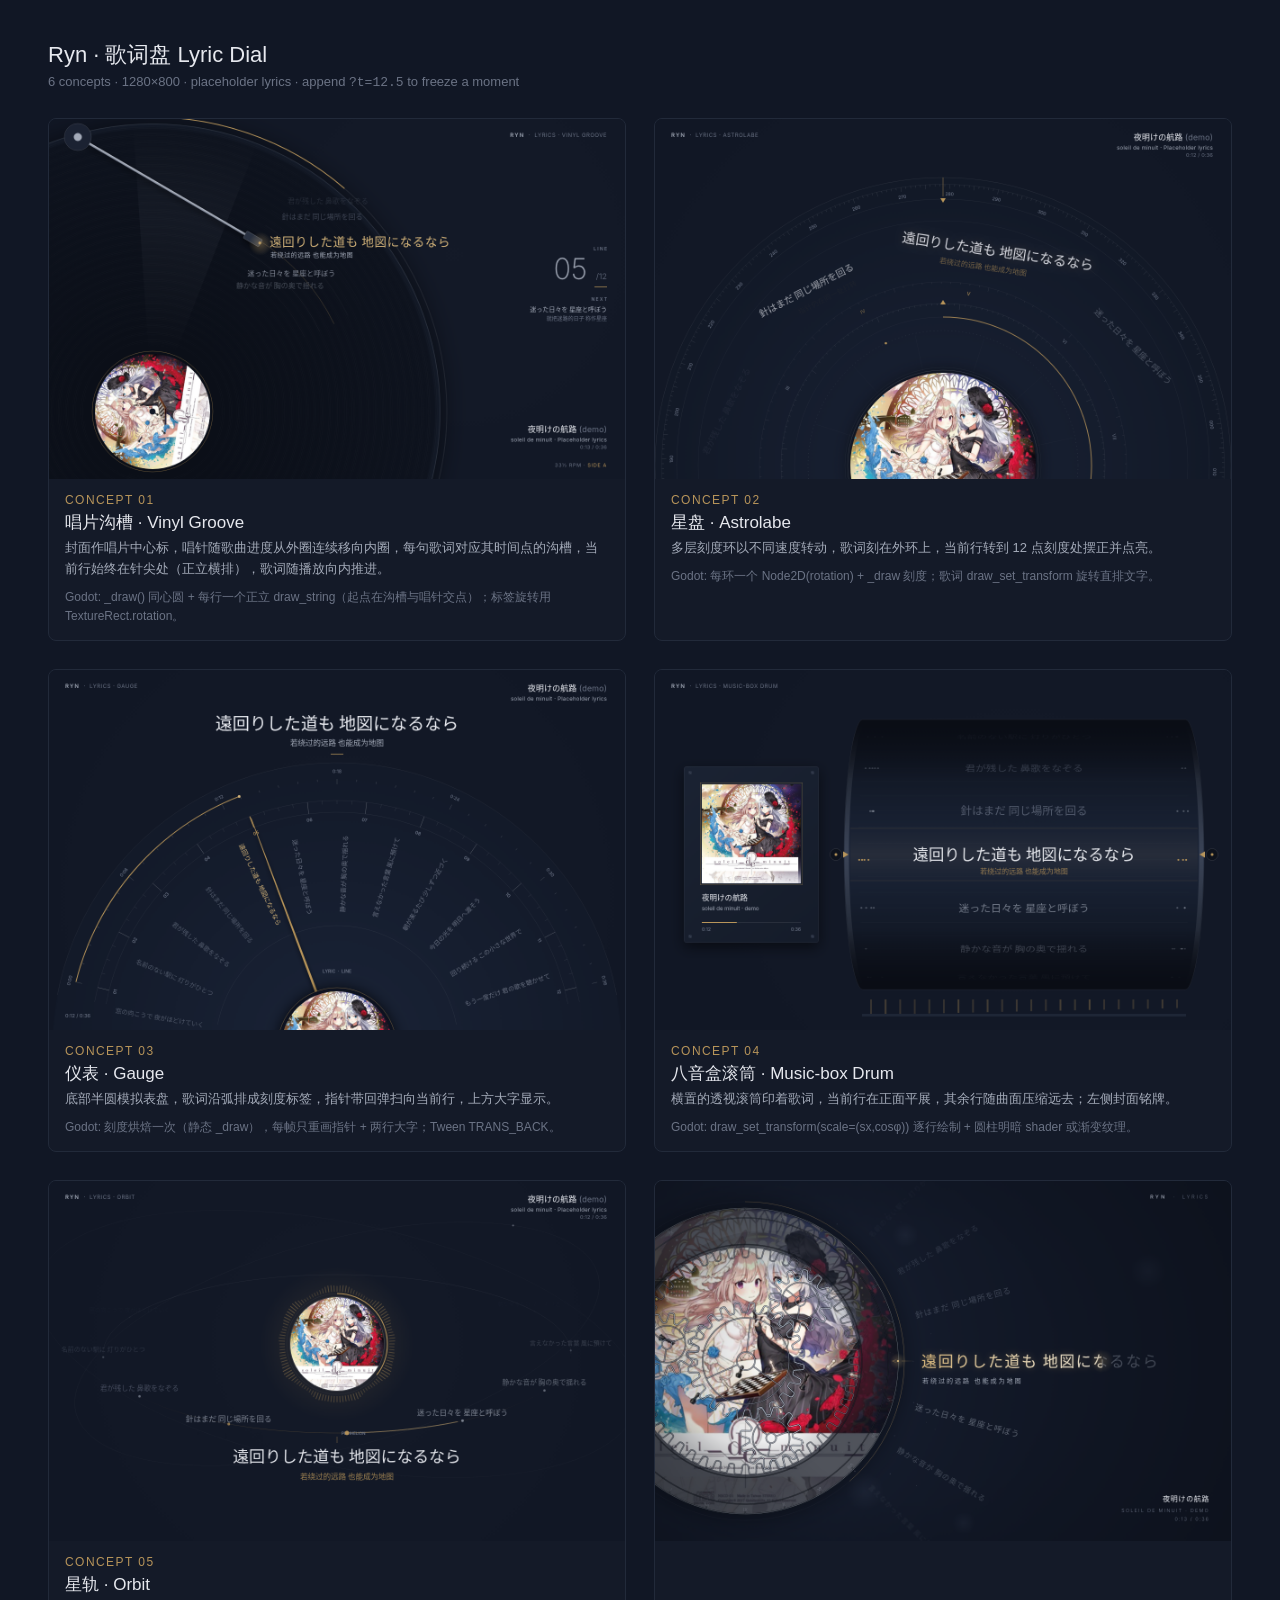
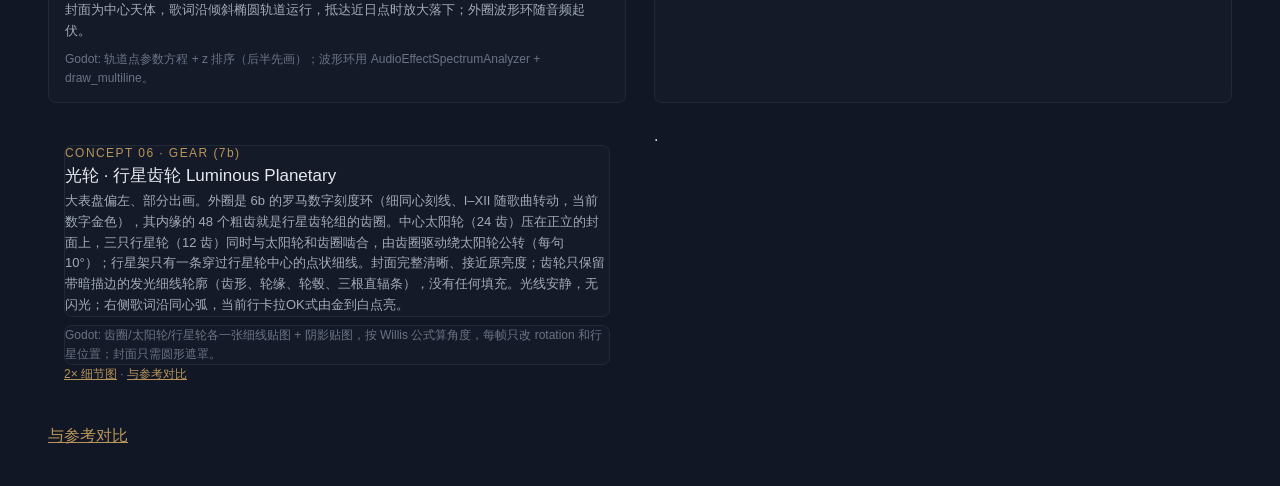
<file: ryn-lyric-dial/gallery.html>
<!doctype html><html lang="zh"><head><meta charset="utf-8"><title>Ryn · 歌词盘 Lyric Dial concepts</title>
<style>
body{margin:0;background:#111725;color:#e6e8ee;font-family:Inter,"Noto Sans CJK SC",sans-serif;padding:40px 48px}
h1{font-weight:500;font-size:22px;margin:0 0 4px}p.sub{color:#6b7385;font-size:13px;margin:0 0 28px}
.grid{display:grid;grid-template-columns:repeat(auto-fill,minmax(520px,1fr));gap:28px}
a.card{display:block;text-decoration:none;color:inherit;background:#141a28;border:1px solid #222a3a;border-radius:8px;overflow:hidden;transition:border-color .2s}
a.card:hover{border-color:#b8955a}
a.card img{display:block;width:100%;aspect-ratio:16/10;object-fit:cover}
.meta{padding:14px 16px}.meta .n{color:#b8955a;font-size:12px;letter-spacing:.12em}.meta .t{font-size:17px;margin:4px 0}.meta .d{color:#a3aab8;font-size:13px;line-height:1.6}
.meta .g{color:#6b7385;font-size:12px;margin-top:8px;line-height:1.6}
</style></head><body>
<h1>Ryn · 歌词盘 Lyric Dial</h1>
<p class="sub">6 concepts · 1280×800 · placeholder lyrics · append <code>?t=12.5</code> to freeze a moment</p>
<div class="grid">
<a class="card" href="concept-1/index.html"><img src="shots/1.png"><div class="meta"><div class="n">CONCEPT 01</div><div class="t">唱片沟槽 · Vinyl Groove</div><div class="d">封面作唱片中心标，唱针随歌曲进度从外圈连续移向内圈，每句歌词对应其时间点的沟槽，当前行始终在针尖处（正立横排），歌词随播放向内推进。</div><div class="g">Godot: _draw() 同心圆 + 每行一个正立 draw_string（起点在沟槽与唱针交点）；标签旋转用 TextureRect.rotation。</div></div></a>
<a class="card" href="concept-2/index.html"><img src="shots/2.png"><div class="meta"><div class="n">CONCEPT 02</div><div class="t">星盘 · Astrolabe</div><div class="d">多层刻度环以不同速度转动，歌词刻在外环上，当前行转到 12 点刻度处摆正并点亮。</div><div class="g">Godot: 每环一个 Node2D(rotation) + _draw 刻度；歌词 draw_set_transform 旋转直排文字。</div></div></a>
<a class="card" href="concept-3/index.html"><img src="shots/3.png"><div class="meta"><div class="n">CONCEPT 03</div><div class="t">仪表 · Gauge</div><div class="d">底部半圆模拟表盘，歌词沿弧排成刻度标签，指针带回弹扫向当前行，上方大字显示。</div><div class="g">Godot: 刻度烘焙一次（静态 _draw），每帧只重画指针 + 两行大字；Tween TRANS_BACK。</div></div></a>
<a class="card" href="concept-4/index.html"><img src="shots/4.png"><div class="meta"><div class="n">CONCEPT 04</div><div class="t">八音盒滚筒 · Music-box Drum</div><div class="d">横置的透视滚筒印着歌词，当前行在正面平展，其余行随曲面压缩远去；左侧封面铭牌。</div><div class="g">Godot: draw_set_transform(scale=(sx,cosφ)) 逐行绘制 + 圆柱明暗 shader 或渐变纹理。</div></div></a>
<a class="card" href="concept-5/index.html"><img src="shots/5.png"><div class="meta"><div class="n">CONCEPT 05</div><div class="t">星轨 · Orbit</div><div class="d">封面为中心天体，歌词沿倾斜椭圆轨道运行，抵达近日点时放大落下；外圈波形环随音频起伏。</div><div class="g">Godot: 轨道点参数方程 + z 排序（后半先画）；波形环用 AudioEffectSpectrumAnalyzer + draw_multiline。</div></div></a>
<a class="card" href="concept-7b/index.html"><img src="shots/7b.png"><div class="meta"><div class="n">CONCEPT 06 · GEAR (7b)</div><div class="t">光轮 · 行星齿轮 Luminous Planetary</div><div class="d">大表盘偏左、部分出画。外圈是 6b 的罗马数字刻度环（细同心刻线、I–XII 随歌曲转动，当前数字金色），其内缘的 48 个粗齿就是行星齿轮组的齿圈。中心太阳轮（24 齿）压在正立的封面上，三只行星轮（12 齿）同时与太阳轮和齿圈啮合，由齿圈驱动绕太阳轮公转（每句 10°）；行星架只有一条穿过行星轮中心的点状细线。封面完整清晰、接近原亮度；齿轮只保留带暗描边的发光细线轮廓（齿形、轮缘、轮毂、三根直辐条），没有任何填充。光线安静，无闪光；右侧歌词沿同心弧，当前行卡拉OK式由金到白点亮。</div><div class="g">Godot: 齿圈/太阳轮/行星轮各一张细线贴图 + 阴影贴图，按 Willis 公式算角度，每帧只改 rotation 和行星位置；封面只需圆形遮罩。<a href="shots/7b-detail.png" style="color:#b8955a">2× 细节图</a> · <a href="shots/7b-vs-ref.png" style="color:#b8955a">与参考对比</a></div></div></a> · <a href="shots/7b-vs-ref.png" style="color:#b8955a">与参考对比</a></div></div></a>
</div></body></html>
</file>
<file: ryn-lyric-dial/assets/common.css>
html,body{margin:0;height:100%;background:#0c111c;overflow:hidden}
body{font-family:Inter,"Noto Sans CJK JP","Noto Sans CJK SC",sans-serif;color:#e6e8ee}
#stage{position:absolute;left:0;top:0;width:1280px;height:800px;transform-origin:0 0;background:#111725;overflow:hidden}
#stage canvas{position:absolute;left:0;top:0;width:1280px;height:800px}
.hud{position:absolute;left:36px;top:28px;font-size:12px;letter-spacing:.08em;color:#6b7385;text-transform:uppercase;pointer-events:none}
.hud b{color:#a3aab8;font-weight:600;letter-spacing:.2em}
.track{position:absolute;pointer-events:none}
.track .t{font-size:18px;font-weight:500;color:#e6e8ee;letter-spacing:.01em}
.track .a{font-size:12px;color:#a3aab8;margin-top:4px;letter-spacing:.04em}
.track .m{font-size:11px;color:#6b7385;margin-top:2px;letter-spacing:.04em}
.foot{position:absolute;left:36px;bottom:24px;font-size:11px;color:#6b7385;letter-spacing:.12em;text-transform:uppercase;pointer-events:none}
.foot span{color:#b8955a}
</file>
